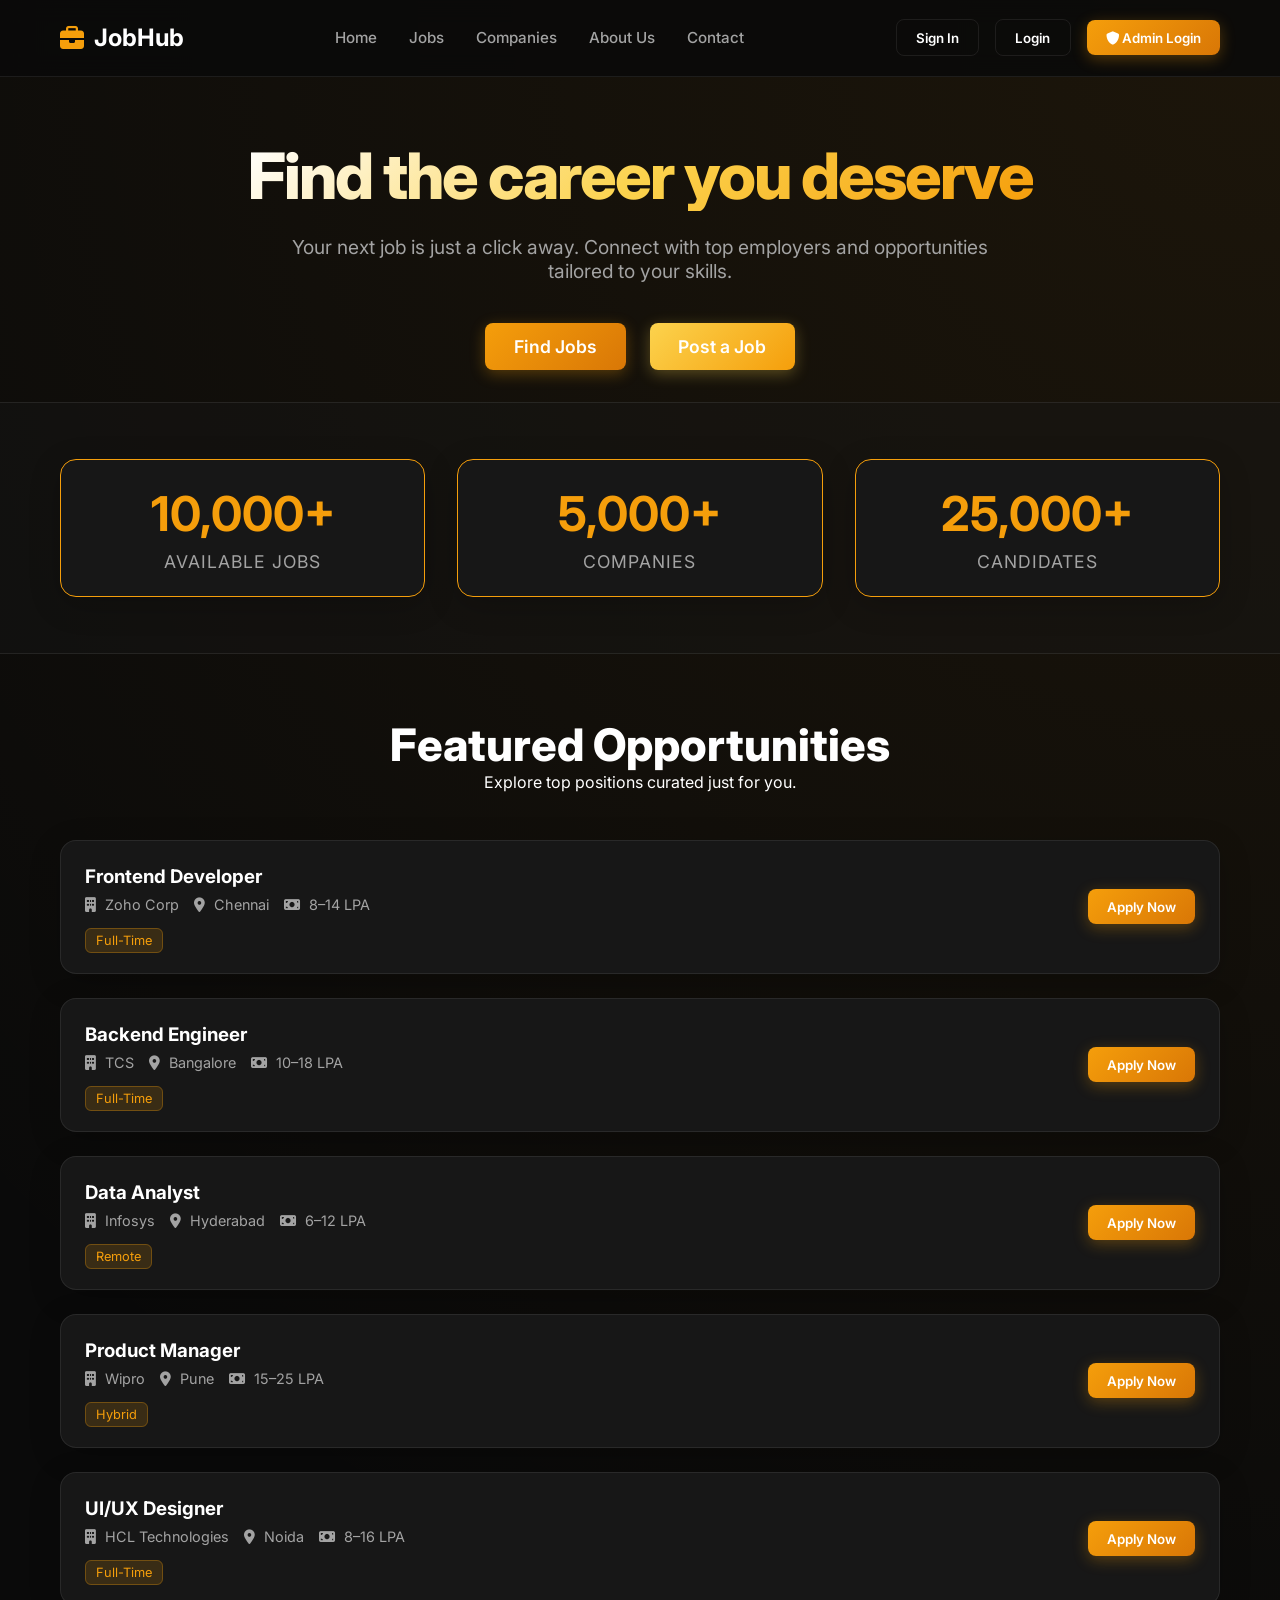
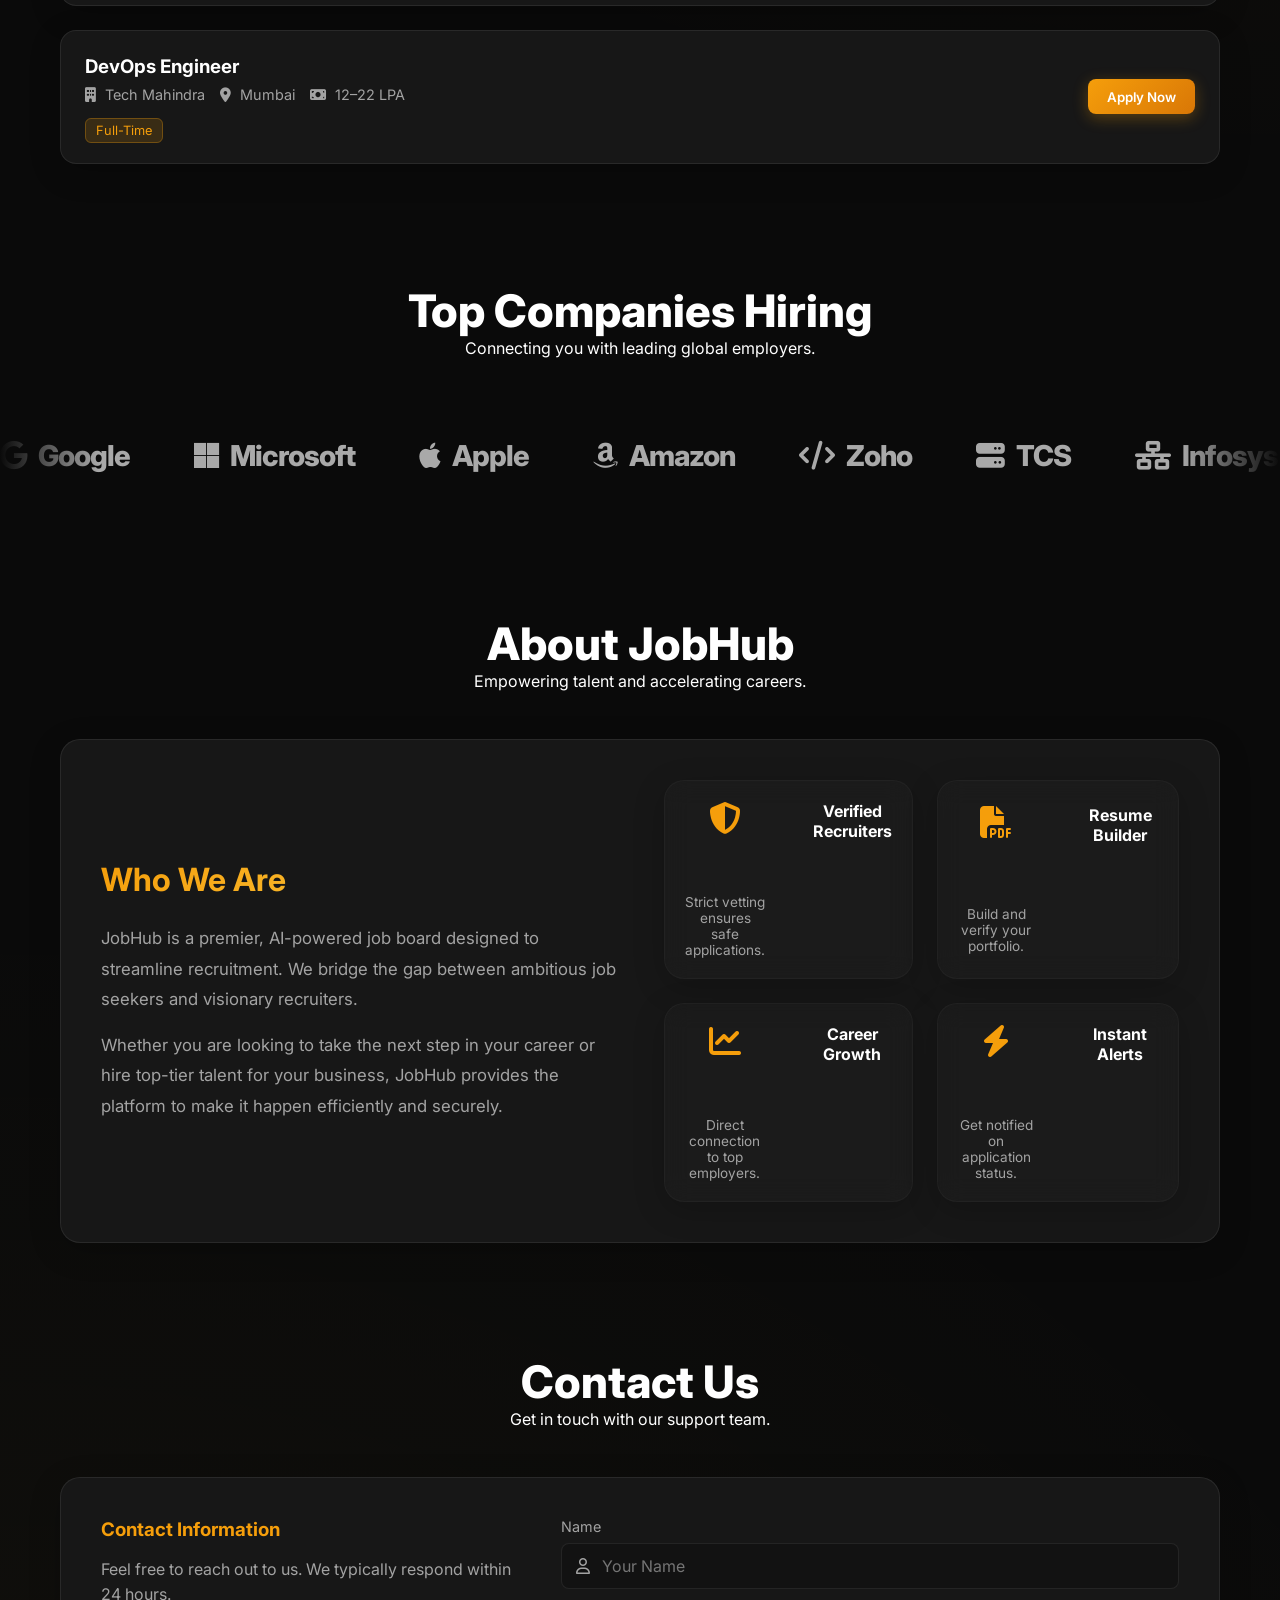
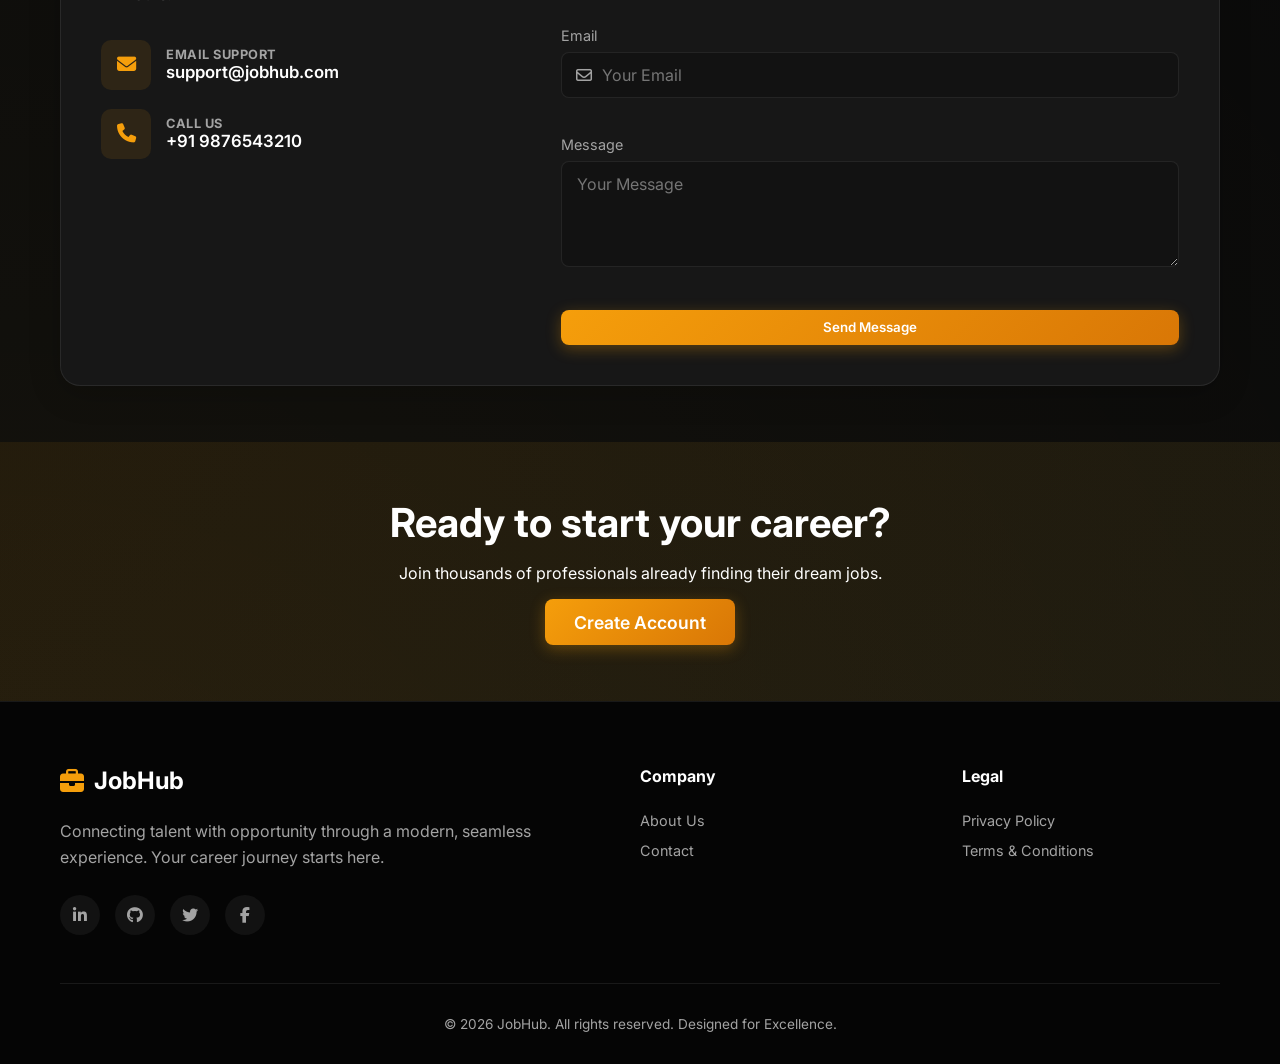
<file: frontend/index.html>
<!DOCTYPE html>
<html lang="en">

<head>
    <meta charset="UTF-8">
    <meta name="viewport" content="width=device-width, initial-scale=1.0">
    <title>JobHub - Find Your Dream Career</title>
    <link href="https://fonts.googleapis.com/css2?family=Inter:wght@300;400;500;600;700&display=swap" rel="stylesheet">
    <link rel="stylesheet" href="css/style.css">
    <link rel="stylesheet" href="https://cdnjs.cloudflare.com/ajax/libs/font-awesome/6.4.0/css/all.min.css">
</head>

<body>
    <div id="toast-container"></div>

    <nav class="navbar">
        <div class="container nav-content">
            <div class="logo">
                <i class="fa-solid fa-briefcase"></i> JobHub
            </div>
            <div class="nav-menu">
                <a href="#" class="nav-link">Home</a>
                <a href="#featured-jobs" class="nav-link">Jobs</a>
                <a href="#companies" class="nav-link">Companies</a>
                <a href="#about" class="nav-link">About Us</a>
                <a href="#contact" class="nav-link">Contact</a>
            </div>
            <div class="nav-links">
                <button class="btn btn-ghost" onclick="showRegister()">Sign In</button>
                <button class="btn btn-ghost" onclick="showLogin(false)">Login</button>
                <button class="btn btn-primary" onclick="showLogin(true)"><i class="fa-solid fa-shield"></i> Admin Login</button>
            </div>
        </div>
    </nav>

    <main id="home" class="hero-section">
        <div class="container hero-content">
            <div class="hero-text">
                <h1 class="fade-in">Find the career you deserve</h1>
                <p class="fade-in delay-1" style="max-width: 700px; margin: 0 auto 2.5rem;">
                    Your next job is just a click away. Connect with top employers and opportunities tailored to your
                    skills.
                </p>
                <div class="hero-buttons fade-in delay-2">
                    <button class="btn btn-primary btn-lg" onclick="showRegister('ROLE_JOB_SEEKER')">Find Jobs</button>
                    <button class="btn btn-secondary btn-lg" onclick="showRegister('ROLE_RECRUITER')">Post a
                        Job</button>
                </div>
            </div>
        </div>
    </main>

    <!-- Stats Section -->
    <section class="stats-section">
        <div class="container stats-grid-home">
            <div class="glass-card stat-item-home">
                <h2>10,000+</h2>
                <p>Available Jobs</p>
            </div>
            <div class="glass-card stat-item-home">
                <h2>5,000+</h2>
                <p>Companies</p>
            </div>
            <div class="glass-card stat-item-home">
                <h2>25,000+</h2>
                <p>Candidates</p>
            </div>
        </div>
    </section>

    <!-- Featured Jobs Section -->
    <section id="featured-jobs" class="featured-jobs-section" style="padding: 4rem 0;">
        <div class="container">
            <div class="section-title">
                <h2>Featured Opportunities</h2>
                <p class="text-muted mt-2">Explore top positions curated just for you.</p>
            </div>
            <div id="featured-jobs-grid" class="jobs-list mt-4">
                <!-- Loaded dynamically or filled with fallback mock jobs -->
            </div>
        </div>
    </section>

    <!-- Top Companies Section (Marquee Carousel) -->
    <section id="companies" class="companies-section">
        <div class="container">
            <div class="section-title">
                <h2>Top Companies Hiring</h2>
                <p class="text-muted mt-2">Connecting you with leading global employers.</p>
            </div>
        </div>
        <div class="companies-carousel">
            <div class="marquee-track">
                <!-- 10 unique company items, duplicated for infinite scroll -->
                <div class="marquee-item"><i class="fa-brands fa-google"></i> Google</div>
                <div class="marquee-item"><i class="fa-brands fa-microsoft"></i> Microsoft</div>
                <div class="marquee-item"><i class="fa-brands fa-apple"></i> Apple</div>
                <div class="marquee-item"><i class="fa-brands fa-amazon"></i> Amazon</div>
                <div class="marquee-item"><i class="fa-solid fa-code"></i> Zoho</div>
                <div class="marquee-item"><i class="fa-solid fa-server"></i> TCS</div>
                <div class="marquee-item"><i class="fa-solid fa-network-wired"></i> Infosys</div>
                <div class="marquee-item"><i class="fa-brands fa-meta"></i> Meta</div>
                <div class="marquee-item"><i class="fa-solid fa-bolt"></i> Wipro</div>
                <div class="marquee-item"><i class="fa-solid fa-terminal"></i> HCL</div>
                <!-- Duplicate for seamless loop -->
                <div class="marquee-item"><i class="fa-brands fa-google"></i> Google</div>
                <div class="marquee-item"><i class="fa-brands fa-microsoft"></i> Microsoft</div>
                <div class="marquee-item"><i class="fa-brands fa-apple"></i> Apple</div>
                <div class="marquee-item"><i class="fa-brands fa-amazon"></i> Amazon</div>
                <div class="marquee-item"><i class="fa-solid fa-code"></i> Zoho</div>
                <div class="marquee-item"><i class="fa-solid fa-server"></i> TCS</div>
                <div class="marquee-item"><i class="fa-solid fa-network-wired"></i> Infosys</div>
                <div class="marquee-item"><i class="fa-brands fa-meta"></i> Meta</div>
                <div class="marquee-item"><i class="fa-solid fa-bolt"></i> Wipro</div>
                <div class="marquee-item"><i class="fa-solid fa-terminal"></i> HCL</div>
            </div>
        </div>
    </section>

    <!-- About Us Section -->
    <section id="about" class="about-section">
        <div class="container">
            <div class="section-title">
                <h2>About JobHub</h2>
                <p class="text-muted mt-2">Empowering talent and accelerating careers.</p>
            </div>
            <div class="glass-card">
                <div>
                    <h3 class="text-gradient-premium" style="font-size: 2rem; margin-bottom: 1.5rem;">Who We Are</h3>
                    <p style="color: var(--text-muted); line-height: 1.8; font-size: 1.05rem;">
                        JobHub is a premier, AI-powered job board designed to streamline recruitment. We bridge the gap between ambitious job seekers and visionary recruiters.
                    </p>
                    <p class="mt-3" style="color: var(--text-muted); line-height: 1.8; font-size: 1.05rem;">
                        Whether you are looking to take the next step in your career or hire top-tier talent for your business, JobHub provides the platform to make it happen efficiently and securely.
                    </p>
                </div>
                <div style="display: grid; grid-template-columns: 1fr 1fr; gap: 1.5rem;">
                    <div class="glass-card" style="text-align: center; padding: 20px; background: rgba(255,255,255,0.02); border-color: rgba(255,255,255,0.03); transform: none;">
                        <i class="fa-solid fa-shield-halved" style="font-size: 2rem; color: var(--primary); margin-bottom: 10px;"></i>
                        <h4 style="margin-bottom: 5px;">Verified Recruiters</h4>
                        <p style="font-size: 0.85rem; color: var(--text-muted);">Strict vetting ensures safe applications.</p>
                    </div>
                    <div class="glass-card" style="text-align: center; padding: 20px; background: rgba(255,255,255,0.02); border-color: rgba(255,255,255,0.03); transform: none;">
                        <i class="fa-solid fa-file-pdf" style="font-size: 2rem; color: var(--primary); margin-bottom: 10px;"></i>
                        <h4 style="margin-bottom: 5px;">Resume Builder</h4>
                        <p style="font-size: 0.85rem; color: var(--text-muted);">Build and verify your portfolio.</p>
                    </div>
                    <div class="glass-card" style="text-align: center; padding: 20px; background: rgba(255,255,255,0.02); border-color: rgba(255,255,255,0.03); transform: none;">
                        <i class="fa-solid fa-chart-line" style="font-size: 2rem; color: var(--primary); margin-bottom: 10px;"></i>
                        <h4 style="margin-bottom: 5px;">Career Growth</h4>
                        <p style="font-size: 0.85rem; color: var(--text-muted);">Direct connection to top employers.</p>
                    </div>
                    <div class="glass-card" style="text-align: center; padding: 20px; background: rgba(255,255,255,0.02); border-color: rgba(255,255,255,0.03); transform: none;">
                        <i class="fa-solid fa-bolt" style="font-size: 2rem; color: var(--primary); margin-bottom: 10px;"></i>
                        <h4 style="margin-bottom: 5px;">Instant Alerts</h4>
                        <p style="font-size: 0.85rem; color: var(--text-muted);">Get notified on application status.</p>
                    </div>
                </div>
            </div>
        </div>
    </section>

    <!-- Contact Section -->
    <section id="contact" class="contact-section">
        <div class="container">
            <div class="section-title">
                <h2>Contact Us</h2>
                <p class="text-muted mt-2">Get in touch with our support team.</p>
            </div>
            <div class="glass-card">
                <div style="display: flex; flex-direction: column; gap: 2rem;">
                    <div>
                        <h3 style="margin-bottom: 1rem; color: var(--primary);">Contact Information</h3>
                        <p style="color: var(--text-muted); line-height: 1.6;">Feel free to reach out to us. We typically respond within 24 hours.</p>
                    </div>
                    <div style="display: flex; flex-direction: column; gap: 1.2rem;">
                        <div style="display: flex; align-items: center; gap: 15px;">
                            <div style="width: 50px; height: 50px; border-radius: 10px; background: rgba(245,158,11,0.1); display: flex; align-items: center; justify-content: center; color: var(--primary);">
                                <i class="fa-solid fa-envelope" style="font-size: 1.2rem;"></i>
                            </div>
                            <div>
                                <h4 style="font-size: 0.8rem; color: var(--text-muted); text-transform: uppercase; letter-spacing: 0.5px;">Email Support</h4>
                                <a href="mailto:support@jobhub.com" style="color: #fff; font-weight: 600; font-size: 1.05rem;">support@jobhub.com</a>
                            </div>
                        </div>
                        <div style="display: flex; align-items: center; gap: 15px;">
                            <div style="width: 50px; height: 50px; border-radius: 10px; background: rgba(245,158,11,0.1); display: flex; align-items: center; justify-content: center; color: var(--primary);">
                                <i class="fa-solid fa-phone" style="font-size: 1.2rem;"></i>
                            </div>
                            <div>
                                <h4 style="font-size: 0.8rem; color: var(--text-muted); text-transform: uppercase; letter-spacing: 0.5px;">Call Us</h4>
                                <a href="tel:+919876543210" style="color: #fff; font-weight: 600; font-size: 1.05rem;">+91 9876543210</a>
                            </div>
                        </div>
                    </div>
                </div>
                <div>
                    <form onsubmit="handleContactSubmit(event)" style="display: flex; flex-direction: column; gap: 1.2rem;">
                        <div class="input-group">
                            <label>Name</label>
                            <div class="input-icon">
                                <i class="fa-regular fa-user"></i>
                                <input type="text" id="contact-name" placeholder="Your Name" required>
                            </div>
                        </div>
                        <div class="input-group">
                            <label>Email</label>
                            <div class="input-icon">
                                <i class="fa-regular fa-envelope"></i>
                                <input type="email" id="contact-email" placeholder="Your Email" required>
                            </div>
                        </div>
                        <div class="input-group">
                            <label>Message</label>
                            <textarea id="contact-message" class="styled-select" rows="4" placeholder="Your Message" style="padding-left: 15px; resize: vertical;" required></textarea>
                        </div>
                        <button type="submit" class="btn btn-primary btn-full mt-2">Send Message</button>
                    </form>
                </div>
            </div>
        </div>
    </section>

    <!-- CTA Section -->
    <section class="cta-section">
        <div class="container">
            <div class="cta-content">
                <h2>Ready to start your career?</h2>
                <p class="text-muted mb-4 mt-2">Join thousands of professionals already finding their dream jobs.</p>
                <button class="btn btn-primary btn-lg mt-3" onclick="showRegister()">Create Account</button>
            </div>
        </div>
    </section>

    <!-- Footer -->
    <footer class="footer">
        <div class="container">
            <div class="footer-grid" style="grid-template-columns: 2fr 1fr 1fr; gap: 4rem;">
                <div class="footer-about">
                    <div class="footer-logo">
                        <i class="fa-solid fa-briefcase"></i> JobHub
                    </div>
                    <p>Connecting talent with opportunity through a modern, seamless experience. Your career journey starts here.</p>
                    <div class="social-icons">
                        <a href="#"><i class="fa-brands fa-linkedin-in"></i></a>
                        <a href="#"><i class="fa-brands fa-github"></i></a>
                        <a href="#"><i class="fa-brands fa-twitter"></i></a>
                        <a href="#"><i class="fa-brands fa-facebook-f"></i></a>
                    </div>
                </div>
                <div class="footer-links">
                    <h4>Company</h4>
                    <ul>
                        <li><a href="#about">About Us</a></li>
                        <li><a href="#contact">Contact</a></li>
                    </ul>
                </div>
                <div class="footer-links">
                    <h4>Legal</h4>
                    <ul>
                        <li><a href="#">Privacy Policy</a></li>
                        <li><a href="#">Terms & Conditions</a></li>
                    </ul>
                </div>
            </div>
            <div class="footer-bottom">
                &copy; 2026 JobHub. All rights reserved. Designed for Excellence.
            </div>
        </div>
    </footer>

    <!-- Modal Overlay -->
    <div class="modal-overlay" id="auth-modal">
        <div class="modal-container glass-card">
            <span class="close-btn" onclick="closeModal()"><i class="fa-solid fa-times"></i></span>

            <!-- Login Form -->
            <div id="login-form" class="auth-form active">
                <h2>Welcome Back</h2>
                <p class="subtitle">Log in to manage your career</p>
                <form onsubmit="handleLogin(event)">
                    <div class="input-group">
                        <label for="login-email">Email</label>
                        <div class="input-icon">
                            <i class="fa-regular fa-envelope"></i>
                            <input type="email" id="login-email" placeholder="Email" required>
                        </div>
                    </div>
                    <div class="input-group">
                        <label for="login-password">Password</label>
                        <div class="input-icon">
                            <i class="fa-solid fa-lock"></i>
                            <input type="password" id="login-password" placeholder="********" required>
                        </div>
                    </div>
                    <button type="submit" class="btn btn-primary btn-full">Sign In</button>
                </form>
                <div class="auth-switch">
                    Don't have an account? <a href="#" onclick="showRegister()">Sign up</a>
                </div>
            </div>

            <!-- Register Form -->
            <div id="register-form" class="auth-form" style="display: none;">
                <h2>Create Account</h2>
                <p class="subtitle">Join thousands of professionals</p>
                <form onsubmit="handleRegister(event)">
                    <div class="input-group">
                        <label for="reg-name">Full Name</label>
                        <div class="input-icon">
                            <i class="fa-regular fa-user"></i>
                            <input type="text" id="reg-name" placeholder="Full Name" required>
                        </div>
                    </div>
                    <div class="input-group">
                        <label for="reg-email">Email</label>
                        <div class="input-icon">
                            <i class="fa-regular fa-envelope"></i>
                            <input type="email" id="reg-email" placeholder="Email (Gmail only)" pattern=".+@gmail\.com"
                                title="Please use a @gmail.com address" required>
                        </div>
                    </div>
                    <div class="input-group">
                        <label for="reg-password">Password</label>
                        <div class="input-icon">
                            <i class="fa-solid fa-lock"></i>
                            <input type="password" id="reg-password" placeholder="********" required>
                        </div>
                    </div>
                    <div class="input-group">
                        <label for="reg-role">I want to...</label>
                        <select id="reg-role" class="styled-select" required
                            onchange="toggleRecruiterFields(this.value)">
                            <option value="ROLE_JOB_SEEKER">Find a job (Job Seeker)</option>
                            <option value="ROLE_RECRUITER">Hire talent (Recruiter)</option>
                        </select>
                    </div>

                    <div id="recruiter-fields" style="display: none;">
                        <div class="input-group">
                            <label for="reg-company-name">Company Name</label>
                            <div class="input-icon">
                                <i class="fa-solid fa-building"></i>
                                <input type="text" id="reg-company-name" placeholder="Company Name">
                            </div>
                        </div>
                        <div class="input-group">
                            <label for="reg-company-email">Official Company Email</label>
                            <div class="input-icon">
                                <i class="fa-solid fa-envelope-circle-check"></i>
                                <input type="email" id="reg-company-email" placeholder="Official Email">
                            </div>
                        </div>
                        <div class="input-group">
                            <label for="reg-company-website">Company Website</label>
                            <div class="input-icon">
                                <i class="fa-solid fa-globe"></i>
                                <input type="url" id="reg-company-website" placeholder="Website URL">
                            </div>
                        </div>
                        <div class="input-group">
                            <label for="reg-company-id">Company Registration ID</label>
                            <div class="input-icon">
                                <i class="fa-solid fa-id-card"></i>
                                <input type="text" id="reg-company-id" placeholder="Registration ID">
                            </div>
                        </div>
                        <div class="input-group">
                            <label for="reg-auth-letter">Authorization Letter (PDF/Image)</label>
                            <input type="file" id="reg-auth-letter" accept=".pdf,.png,.jpg,.jpeg" class="styled-select"
                                style="padding: 10px;">
                            <p style="font-size: 0.75rem; color: var(--text-muted); margin-top: 5px;">A letter from your
                                company proving you are authorized to recruit.</p>
                        </div>
                    </div>
                    <button type="submit" class="btn btn-primary btn-full">Create Account</button>
                </form>
                <div class="auth-switch">
                    Already have an account? <a href="#" onclick="showLogin(false)">Log in</a>
                </div>
            </div>
        </div>
    </div>

    <!-- Scripts -->
    <script src="js/api.js"></script>
    <script src="js/app.js"></script>
    <script>
        // Check if already logged in
        document.addEventListener('DOMContentLoaded', () => {
            const token = localStorage.getItem('token');
            const role = localStorage.getItem('role');
            if (token && role) {
                redirectBasedOnRole(role);
                return;
            }
            loadFeaturedJobs();
        });

        function loadFeaturedJobs() {
            // Landing page is public - show curated mock jobs
            // (The seeker API requires auth, calling it would cause a redirect loop)
            const grid = document.getElementById('featured-jobs-grid');
            showMockJobs(grid);
        }

        function showMockJobs(grid) {
            const mockJobs = [
                { title: 'Frontend Developer', company: 'Zoho Corp', location: 'Chennai', salary: '8–14 LPA', tag: 'Full-Time' },
                { title: 'Backend Engineer', company: 'TCS', location: 'Bangalore', salary: '10–18 LPA', tag: 'Full-Time' },
                { title: 'Data Analyst', company: 'Infosys', location: 'Hyderabad', salary: '6–12 LPA', tag: 'Remote' },
                { title: 'Product Manager', company: 'Wipro', location: 'Pune', salary: '15–25 LPA', tag: 'Hybrid' },
                { title: 'UI/UX Designer', company: 'HCL Technologies', location: 'Noida', salary: '8–16 LPA', tag: 'Full-Time' },
                { title: 'DevOps Engineer', company: 'Tech Mahindra', location: 'Mumbai', salary: '12–22 LPA', tag: 'Full-Time' },
            ];
            grid.innerHTML = mockJobs.map(job => `
                <div class="glass-card job-item">
                    <div class="job-details">
                        <h3>${job.title}</h3>
                        <div class="job-meta">
                            <span><i class="fa-solid fa-building"></i> ${job.company}</span>
                            <span><i class="fa-solid fa-location-dot"></i> ${job.location}</span>
                            <span><i class="fa-solid fa-money-bill"></i> ${job.salary}</span>
                        </div>
                        <div class="mt-3">
                            <span class="tag" style="background: rgba(245,158,11,0.15); color: var(--primary); border: 1px solid rgba(245,158,11,0.3);">${job.tag}</span>
                        </div>
                    </div>
                    <button class="btn btn-primary" onclick="showRegister('ROLE_JOB_SEEKER')">Apply Now</button>
                </div>
            `).join('');
        }

        function handleContactSubmit(e) {
            e.preventDefault();
            const btn = e.target.querySelector('button[type="submit"]');
            const originalText = btn.innerText;
            btn.innerText = 'Sending...';
            btn.disabled = true;
            setTimeout(() => {
                document.getElementById('contact-name').value = '';
                document.getElementById('contact-email').value = '';
                document.getElementById('contact-message').value = '';
                btn.innerText = originalText;
                btn.disabled = false;
                showToast('Message sent! We will get back to you within 24 hours.', 'success');
            }, 1000);
        }
    </script>
</body>

</html>
</file>
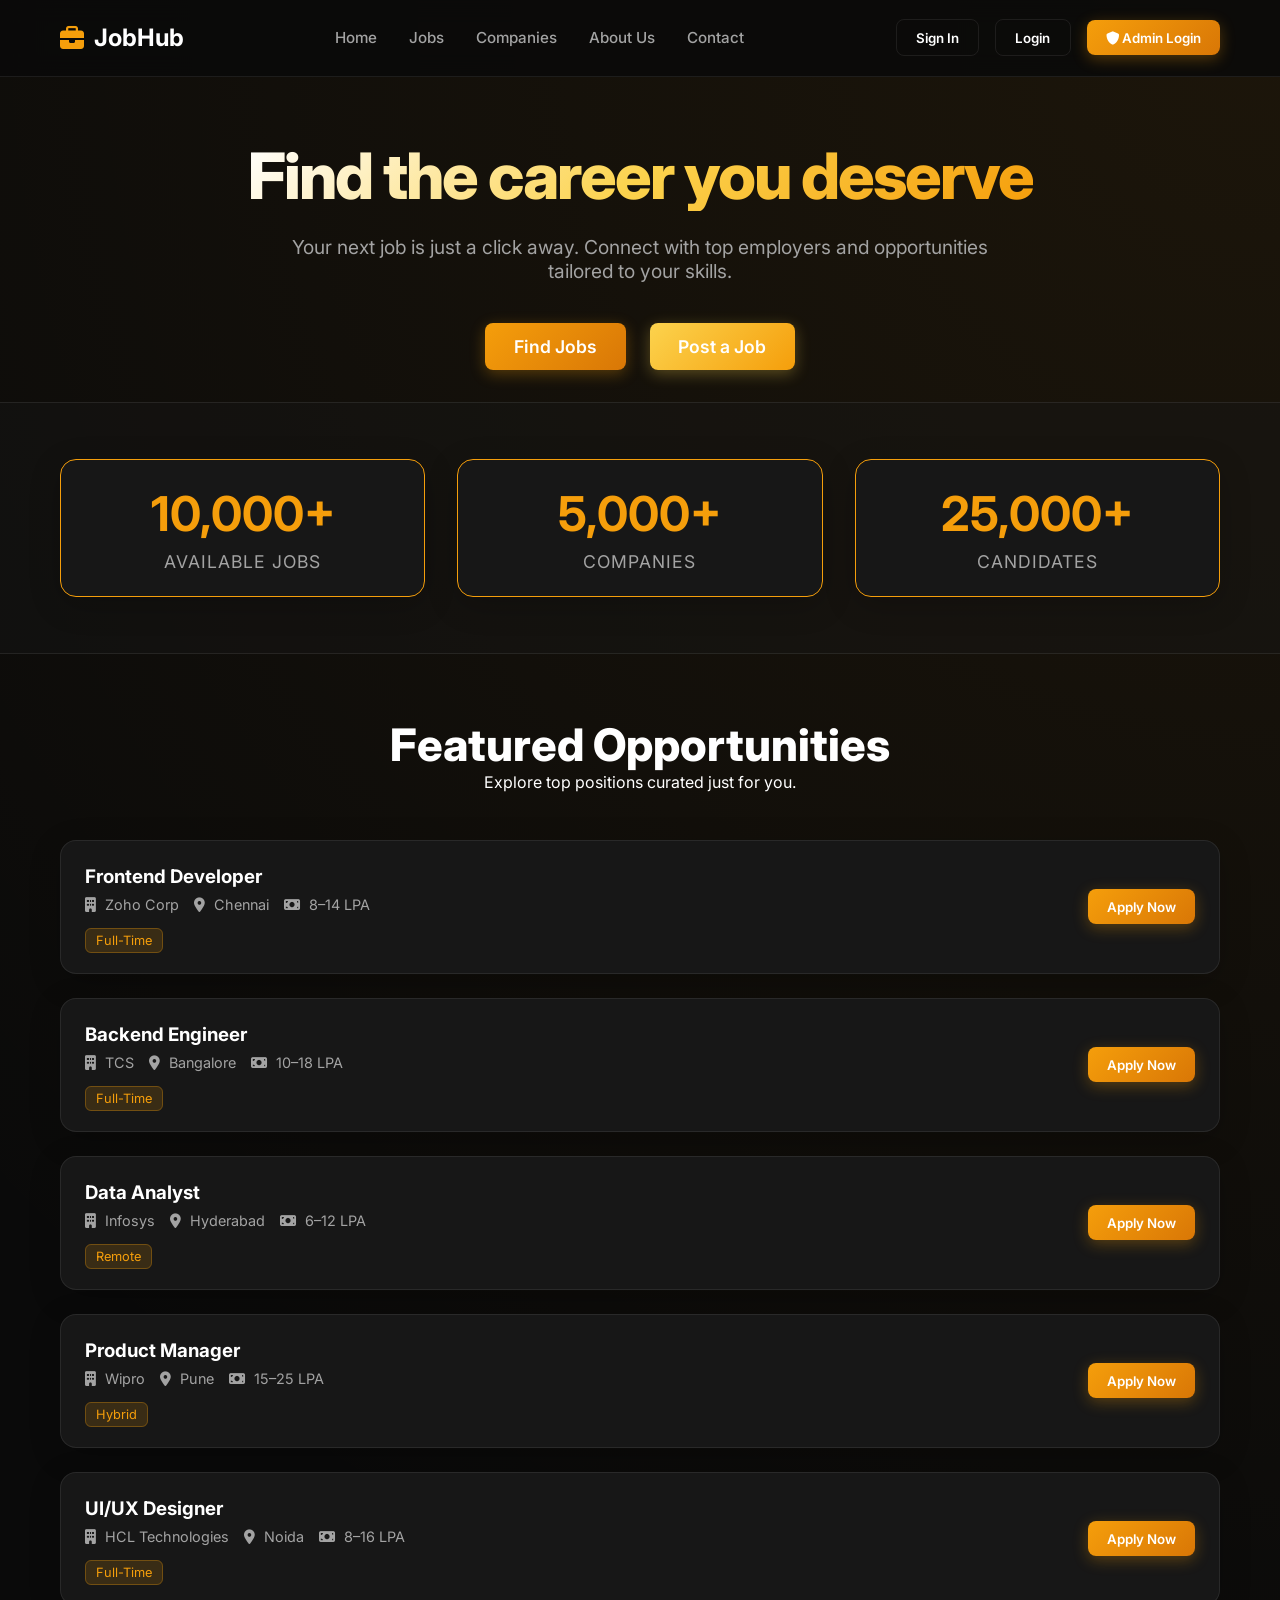
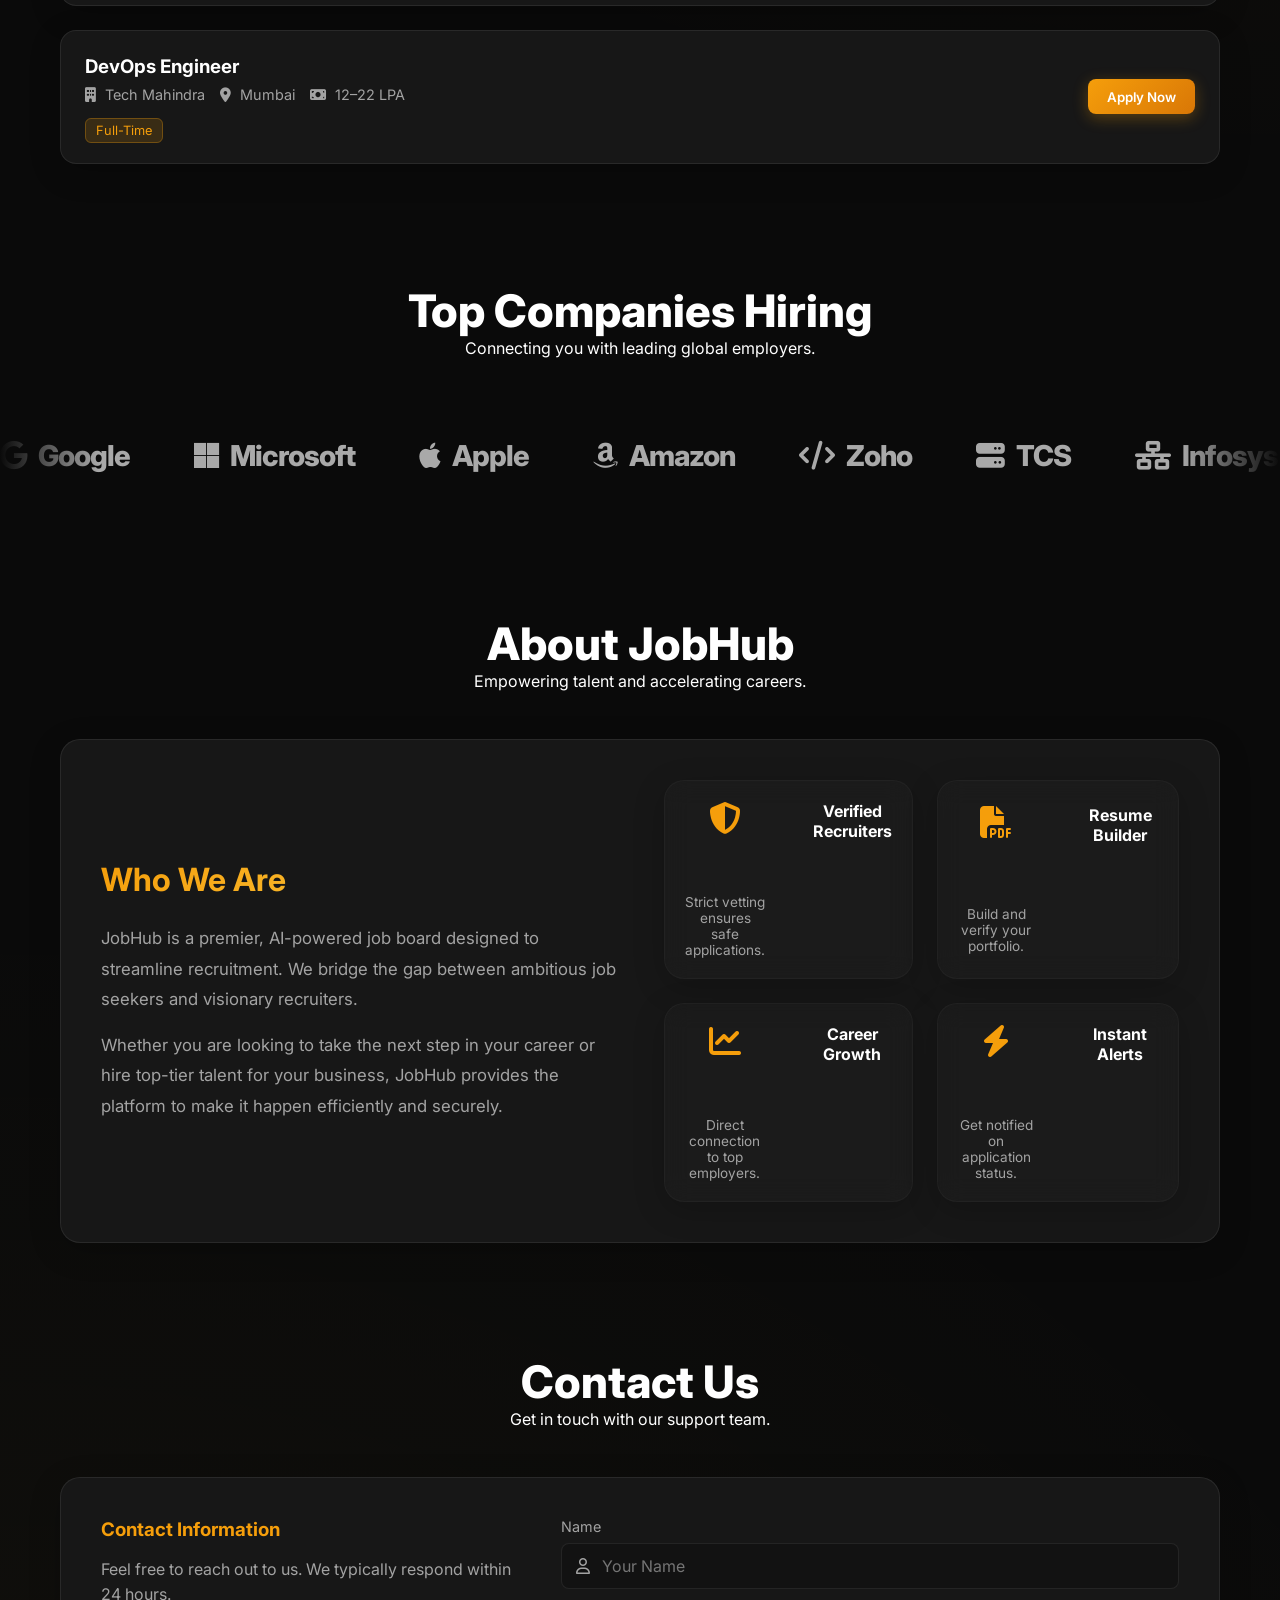
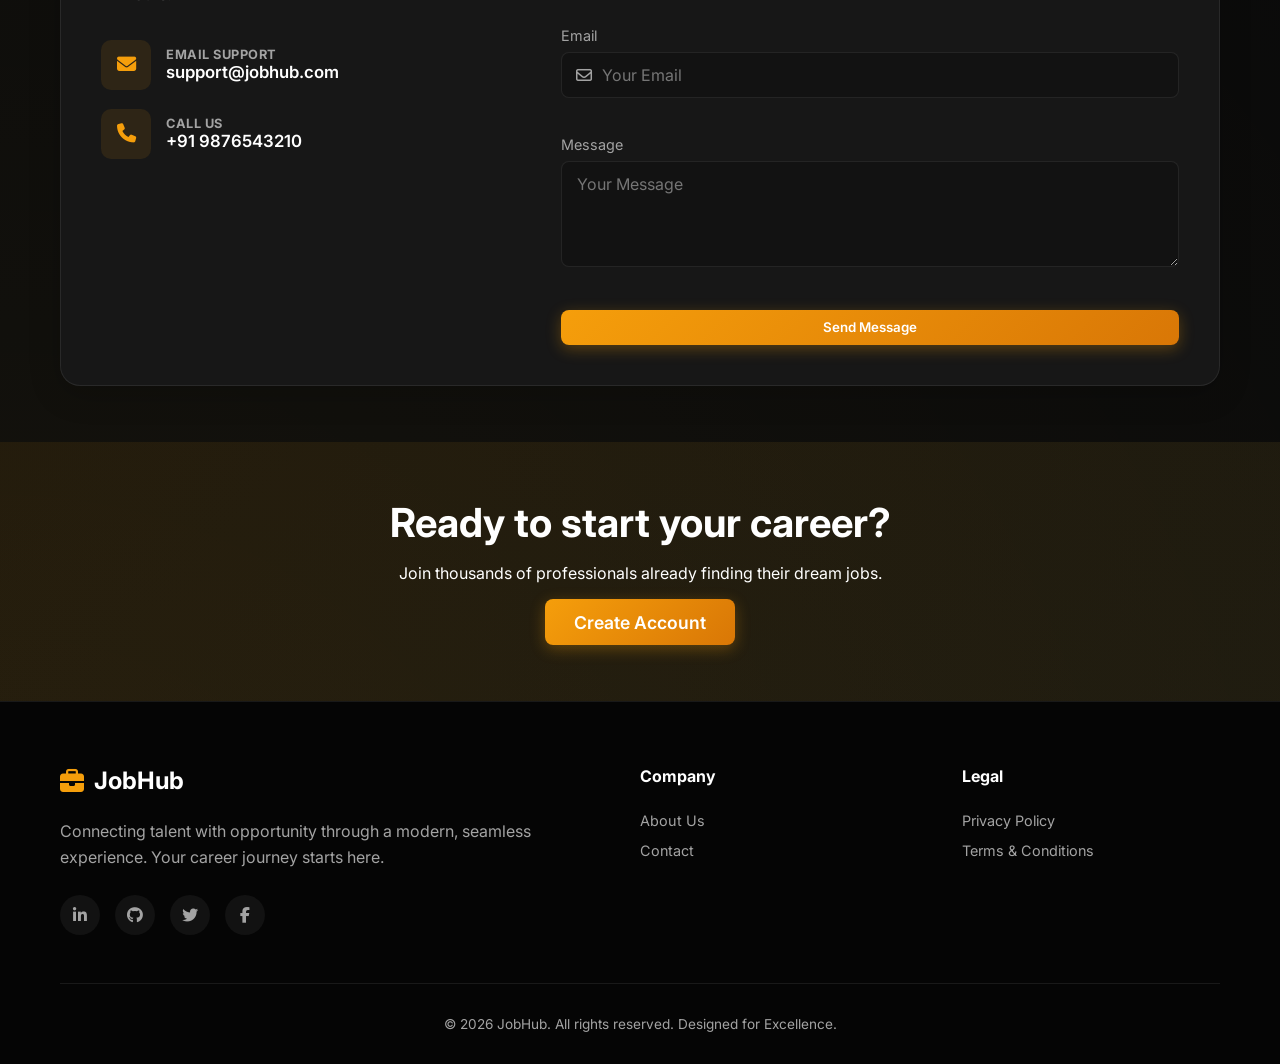
<file: frontend/admin_dashboard.html>
<!DOCTYPE html>
<html lang="en">

<head>
    <meta charset="UTF-8">
    <meta name="viewport" content="width=device-width, initial-scale=1.0">
    <title>JobHub - Admin Dashboard</title>
    <link href="https://fonts.googleapis.com/css2?family=Inter:wght@300;400;500;600;700&display=swap" rel="stylesheet">
    <link rel="stylesheet" href="css/style.css">
    <link rel="stylesheet" href="https://cdnjs.cloudflare.com/ajax/libs/font-awesome/6.4.0/css/all.min.css">
    <style>
        .tab-content {
            display: none;
        }

        .tab-content.active {
            display: block;
            animation: fadeIn 0.4s ease forwards;
        }

        table {
            width: 100%;
            border-collapse: collapse;
            margin-top: 1rem;
        }

        th,
        td {
            padding: 12px 15px;
            text-align: left;
            border-bottom: 1px solid var(--glass-border);
        }

        th {
            background: rgba(0, 0, 0, 0.2);
            text-transform: uppercase;
            font-size: 0.8rem;
            letter-spacing: 1px;
        }

        tr:hover {
            background: rgba(255, 255, 255, 0.05);
        }
    </style>
</head>

<body>
    <div id="toast-container"></div>
    <nav class="navbar" style="border-bottom-color: var(--danger);">
        <div class="container nav-content">
            <div class="logo" style="color:var(--danger)">
                <i class="fa-solid fa-shield"></i> JobHub <span
                    style="font-size:0.8rem; color:var(--text-muted); font-weight:normal; margin-left:10px;">Admin
                    System</span>
            </div>
            <div class="nav-links">
                <span id="user-name" class="mr-3"></span>
                <button class="btn btn-ghost" onclick="logout()"><i class="fa-solid fa-right-from-bracket"></i>
                    Logout</button>
            </div>
        </div>
    </nav>

    <div class="container dashboard-container">
        <aside class="sidebar glass-card" style="border-top: 4px solid var(--danger);">
            <div class="nav-item active" onclick="switchTab('manage-users')">
                <i class="fa-solid fa-users"></i> All Users
            </div>
            <div class="nav-item" onclick="switchTab('pending-recruiters')">
                <i class="fa-solid fa-user-check"></i> Pending Recruiters
            </div>
            <div class="nav-item" onclick="switchTab('manage-all-jobs')">
                <i class="fa-solid fa-list-check"></i> All Jobs
            </div>
        </aside>

        <main>
            <!-- Users Tab -->
            <div id="manage-users" class="tab-content active glass-card">
                <div style="display: flex; justify-content: space-between; align-items: center; margin-bottom: 1rem;">
                    <h2 style="margin: 0;">User Management</h2>
                    <input type="text" id="user-search" placeholder="Search by name or email..." class="styled-select"
                        style="max-width: 300px; padding: 8px 12px; margin: 0;" onkeyup="filterUsers()">
                </div>

                <div style="overflow-x: auto;">
                    <table id="users-table">
                        <thead>
                            <tr>
                                <th>S.No</th>
                                <th>Name</th>
                                <th>Email</th>
                                <th>Role</th>
                                <th>Status</th>
                                <th>Action</th>
                            </tr>
                        </thead>
                        <tbody id="users-list">
                            <tr>
                                <td colspan="5">Loading users...</td>
                            </tr>
                        </tbody>
                    </table>
                </div>
            </div>

            <!-- Pending Recruiters Tab -->
            <div id="pending-recruiters" class="tab-content glass-card">
                <h2>Pending Recruiter Verifications</h2>
                <div style="overflow-x: auto;">
                    <table id="pending-recruiters-table">
                        <thead>
                            <tr>
                                <th>Name/Email</th>
                                <th>Company Details</th>
                                <th>Actions</th>
                            </tr>
                        </thead>
                        <tbody id="pending-recruiters-list">
                            <tr>
                                <td colspan="3">Loading pending recruiters...</td>
                            </tr>
                        </tbody>
                    </table>
                </div>
            </div>


            <!-- Jobs Tab -->
            <div id="manage-all-jobs" class="tab-content glass-card">
                <h2>Platform Jobs Oversight</h2>
                <div style="overflow-x: auto;">
                    <table id="jobs-table">
                        <thead>
                            <tr>
                                <th>S.No</th>
                                <th>Title</th>
                                <th>Company/Recruiter</th>
                                <th>Action</th>
                            </tr>
                        </thead>
                        <tbody id="all-jobs-list">
                            <tr>
                                <td colspan="4">Loading jobs...</td>
                            </tr>
                        </tbody>
                    </table>
                </div>
            </div>
        </main>
    </div>

    <script src="js/api.js"></script>
    <script>
        document.addEventListener('DOMContentLoaded', () => {
            const role = localStorage.getItem('role');
            if (role !== 'ROLE_ADMIN') {
                window.location.href = 'index.html';
                return;
            }
            document.getElementById('user-name').innerText = localStorage.getItem('name');
            loadUsers();
        });

        function switchTab(tabId) {
            document.querySelectorAll('.tab-content').forEach(el => el.classList.remove('active'));
            document.querySelectorAll('.sidebar .nav-item').forEach(el => el.classList.remove('active'));
            document.getElementById(tabId).classList.add('active');
            event.currentTarget.classList.add('active');

            if (tabId === 'manage-users') loadUsers();
            if (tabId === 'pending-recruiters') loadPendingRecruiters();
            if (tabId === 'manage-all-jobs') loadAllJobs();
        }

        async function loadPendingRecruiters() {
            try {
                const recruiters = await api.admin.getPendingRecruiters();
                const tbody = document.getElementById('pending-recruiters-list');
                if (recruiters.length === 0) {
                    tbody.innerHTML = '<tr><td colspan="3" style="text-align:center; padding:2rem;">No pending recruiter verifications.</td></tr>';
                    return;
                }
                tbody.innerHTML = recruiters.map(r => `
                    <tr>
                        <td>
                            <div style="font-weight:700;">${r.name}</div>
                            <div style="font-size:0.8rem; color:var(--text-muted);">${r.email}</div>
                        </td>
                        <td>
                            <div style="font-weight:600; color:var(--primary);">${r.companyName}</div>
                            <div style="font-size:0.8rem;">
                                <a href="${r.companyWebsite}" target="_blank" style="color:var(--text-muted); text-decoration:underline;">${r.companyWebsite}</a><br>
                                ID: ${r.companyRegistrationId} | ${r.companyEmail}
                            </div>
                        </td>
                        <td>
                            <div style="display:flex; gap:10px; flex-wrap:wrap;">
                                <button class="btn btn-secondary" style="padding:5px 10px; font-size:0.8rem;" onclick="viewAuthLetter(${r.id})"><i class="fa-solid fa-file-pdf"></i> View Letter</button>
                                <button class="btn btn-primary" style="padding:5px 10px; font-size:0.8rem;" onclick="verifyRecruiter(${r.id}, 'APPROVED')">Approve</button>
                                <button class="btn btn-danger" style="padding:5px 10px; font-size:0.8rem;" onclick="verifyRecruiter(${r.id}, 'REJECTED')">Reject</button>
                            </div>
                        </td>
                    </tr>
                `).join('');
            } catch (e) {
                showToast('Failed to load pending recruiters', 'error');
            }
        }

        async function verifyRecruiter(id, status) {
            const message = prompt(`Enter a message for the recruiter (optional):`, status === 'APPROVED' ? "Your account has been approved!" : "Your verification has been rejected.");
            if (message === null) return; // Cancelled

            try {
                await api.admin.updateRecruiterStatus(id, status, message);
                showToast(`Recruiter ${status.toLowerCase()} successfully`, 'success');
                loadPendingRecruiters();
            } catch (e) {
                showToast(e.message, 'error');
            }
        }

        async function viewAuthLetter(id) {
            try {
                showToast('Loading authorization letter...', 'info');
                const url = await api.admin.downloadAuthLetter(id);
                window.open(url, '_blank');
            } catch (e) {
                showToast('Letter not found or error loading.', 'error');
            }
        }

        async function loadPendingJobs() {
            try {
                const jobs = await api.admin.getPendingJobs();
                const tbody = document.getElementById('pending-jobs-list');
                if (jobs.length === 0) {
                    tbody.innerHTML = '<tr><td colspan="3" style="text-align:center; padding:2rem;">No pending job approvals.</td></tr>';
                    return;
                }
                tbody.innerHTML = jobs.map(j => `
                    <tr>
                        <td>
                            <div style="font-weight:700;">${j.title}</div>
                            <div style="font-size:0.8rem; color:var(--text-muted);">${j.location} | ${j.salary || 'Competitive'} LPA</div>
                        </td>
                        <td>
                            <div style="font-weight:600;">${j.recruiter ? j.recruiter.companyName : 'Unknown'}</div>
                            <div style="font-size:0.8rem; color:var(--text-muted);">${j.recruiter ? j.recruiter.name : 'N/A'}</div>
                        </td>
                        <td>
                            <div style="display:flex; gap:10px;">
                                <button class="btn btn-primary" style="padding:5px 10px; font-size:0.8rem;" onclick="verifyJob(${j.id}, 'APPROVED')">Approve</button>
                                <button class="btn btn-danger" style="padding:5px 10px; font-size:0.8rem;" onclick="verifyJob(${j.id}, 'REJECTED')">Reject</button>
                            </div>
                        </td>
                    </tr>
                `).join('');
            } catch (e) {
                showToast('Failed to load pending jobs', 'error');
            }
        }

        async function verifyJob(id, status) {
            try {
                await api.admin.updateJobStatus(id, status);
                showToast(`Job ${status.toLowerCase()} successfully`, 'success');
                loadPendingJobs();
            } catch (e) {
                showToast(e.message, 'error');
            }
        }

        let allUsersData = [];

        async function loadUsers() {
            try {
                allUsersData = await api.admin.getUsers();
                filterUsers();
            } catch (e) {
                showToast('Failed to load users: ' + e.message, 'error');
            }
        }

        function filterUsers() {
            const query = document.getElementById('user-search').value.toLowerCase();
            const filtered = allUsersData.filter(u =>
                (u.name && u.name.toLowerCase().includes(query)) ||
                (u.email && u.email.toLowerCase().includes(query))
            );
            renderUsers(filtered);
        }

        function renderUsers(users) {
            const tbody = document.getElementById('users-list');
            if (users.length === 0) {
                tbody.innerHTML = '<tr><td colspan="6" style="text-align:center; padding:2rem;">No users found matching your search.</td></tr>';
                return;
            }
            tbody.innerHTML = users.map((u, index) => {
                const statusClass = u.verificationStatus === 'APPROVED' ? 'tag-success' : (u.verificationStatus === 'REJECTED' ? 'tag-danger' : 'tag-warning');
                const isSelf = u.email === localStorage.getItem('email');
                return `
                    <tr>
                        <td>${index + 1}</td>
                        <td>${u.name}</td>
                        <td>${u.email}</td>
                        <td><span class="tag" style="background:${u.role === 'ROLE_ADMIN' ? 'var(--danger)' : 'var(--primary)'}; font-size:0.7rem; padding:3px 6px;">${u.role}</span></td>
                        <td>
                            <span class="tag ${statusClass}" style="font-size:0.7rem; padding:3px 6px;">${u.verificationStatus || 'N/A'}</span>
                        </td>
                        <td>
                            ${!isSelf ? `<button class="btn btn-danger" style="padding: 5px 10px; font-size:0.8rem;" onclick="adminDeleteUser(${u.id})"><i class="fa-solid fa-trash"></i></button>` : '<span class="text-muted" style="font-size:0.7rem;">(You)</span>'}
                        </td>
                    </tr>
                `;
            }).join('');
        }


        async function adminDeleteUser(id) {
            if (!confirm("Are you sure you want to PERMANENTLY delete this user? All their associated data (jobs, applications, resumes) will be removed.")) return;
            try {
                await api.admin.deleteUser(id);
                showToast('User and all associated data deleted successfully', 'success');
                loadUsers();
            } catch (e) {
                showToast(e.message, 'error');
            }
        }

        async function changeRole(userId, newRole) {
            try {
                await api.admin.changeRole(userId, newRole);
                showToast('Role updated successfully', 'success');
                loadUsers();
            } catch (e) {
                showToast(e.message, 'error');
            }
        }

        async function loadAllJobs() {
            try {
                const jobs = await api.admin.getJobs();
                const tbody = document.getElementById('all-jobs-list');
                tbody.innerHTML = jobs.map((j, index) => `
                    <tr>
                        <td>${index + 1}</td>
                        <td>${j.title}</td>
                        <td>${j.recruiter ? j.recruiter.name : 'Unknown'} ${j.recruiter && j.recruiter.companyName ? `(${j.recruiter.companyName})` : ''}</td>
                        <td><button class="btn btn-danger" style="padding: 5px 10px; font-size:0.8rem;" onclick="adminDeleteJob(${j.id})"><i class="fa-solid fa-trash"></i> Delete</button></td>
                    </tr>
                `).join('');
            } catch (e) {
                showToast('Failed to load jobs', 'error');
            }
        }

        async function adminDeleteJob(id) {
            if (!confirm("Are you sure you want to enforce deletion of this job?")) return;
            try {
                await api.admin.deleteJob(id);
                showToast('Job removed by admin', 'success');
                loadAllJobs();
            } catch (e) {
                showToast(e.message, 'error');
            }
        }
    </script>
</body>

</html>
</file>
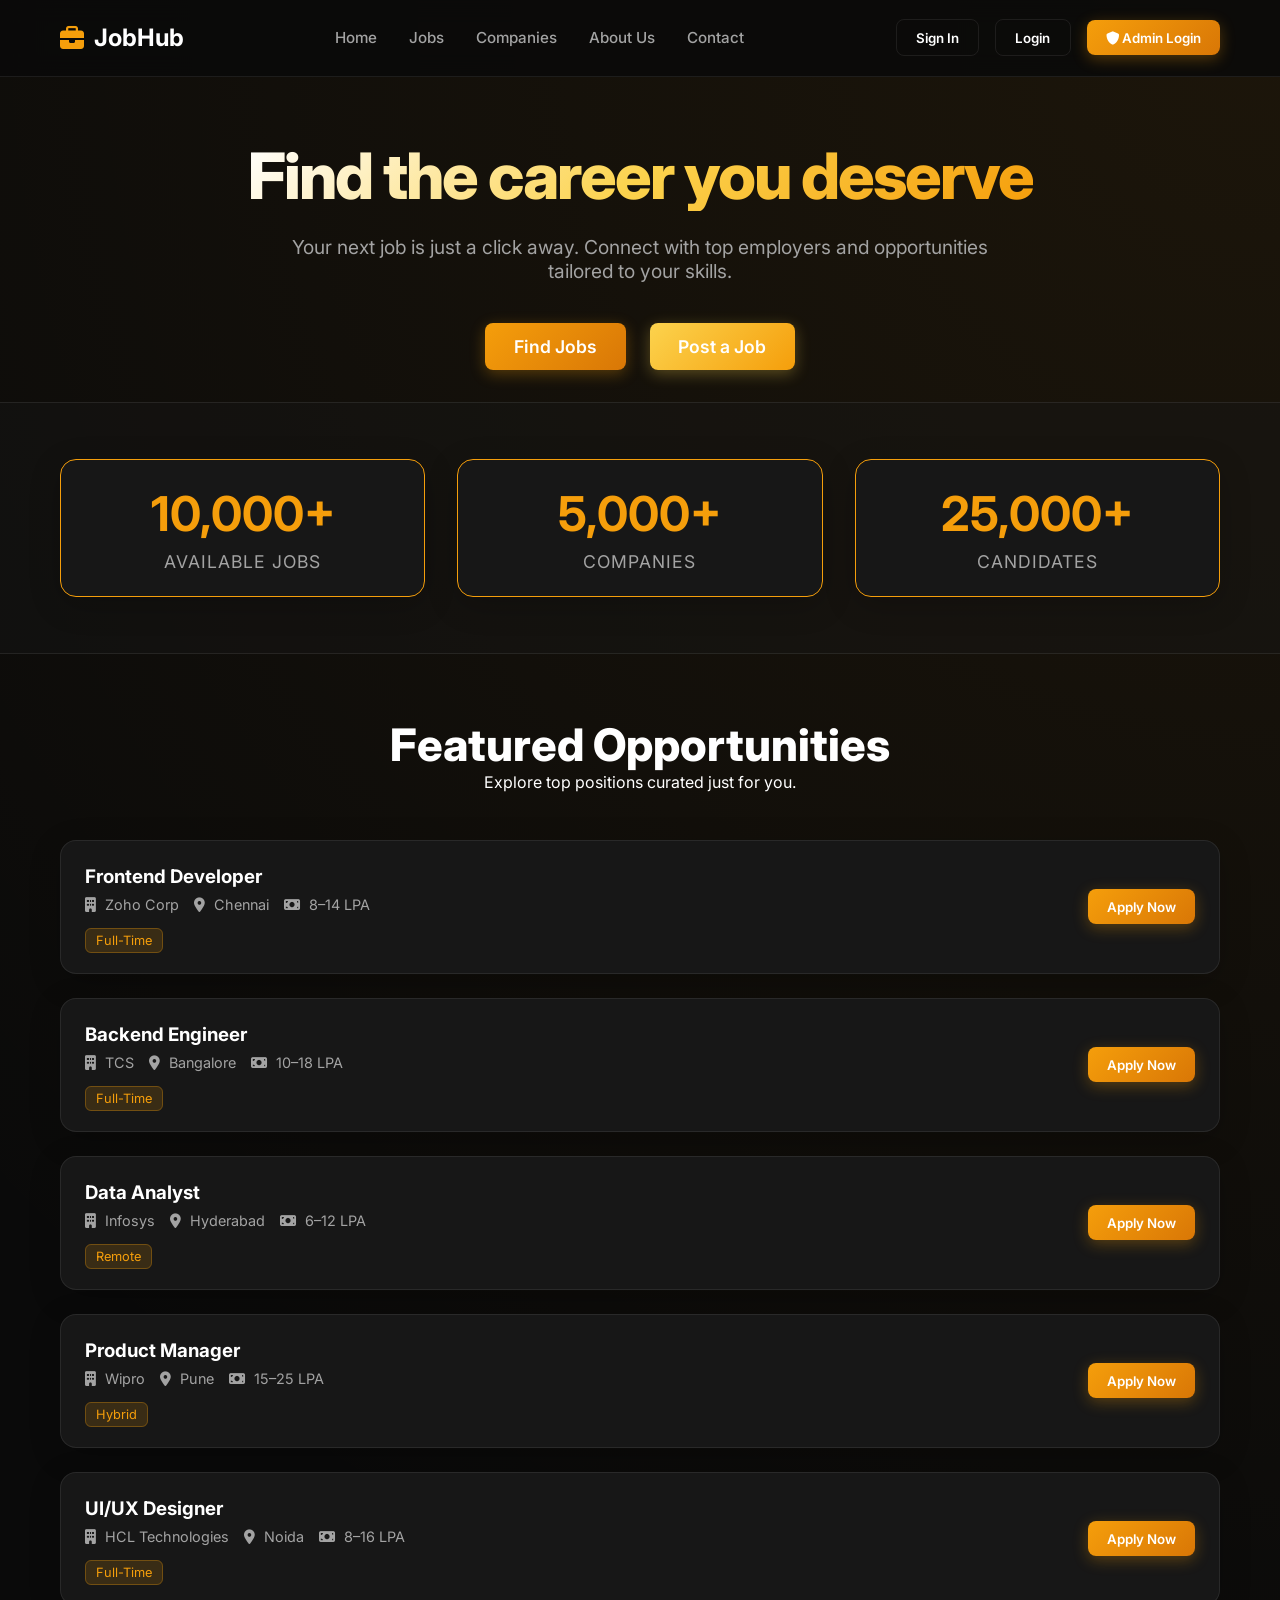
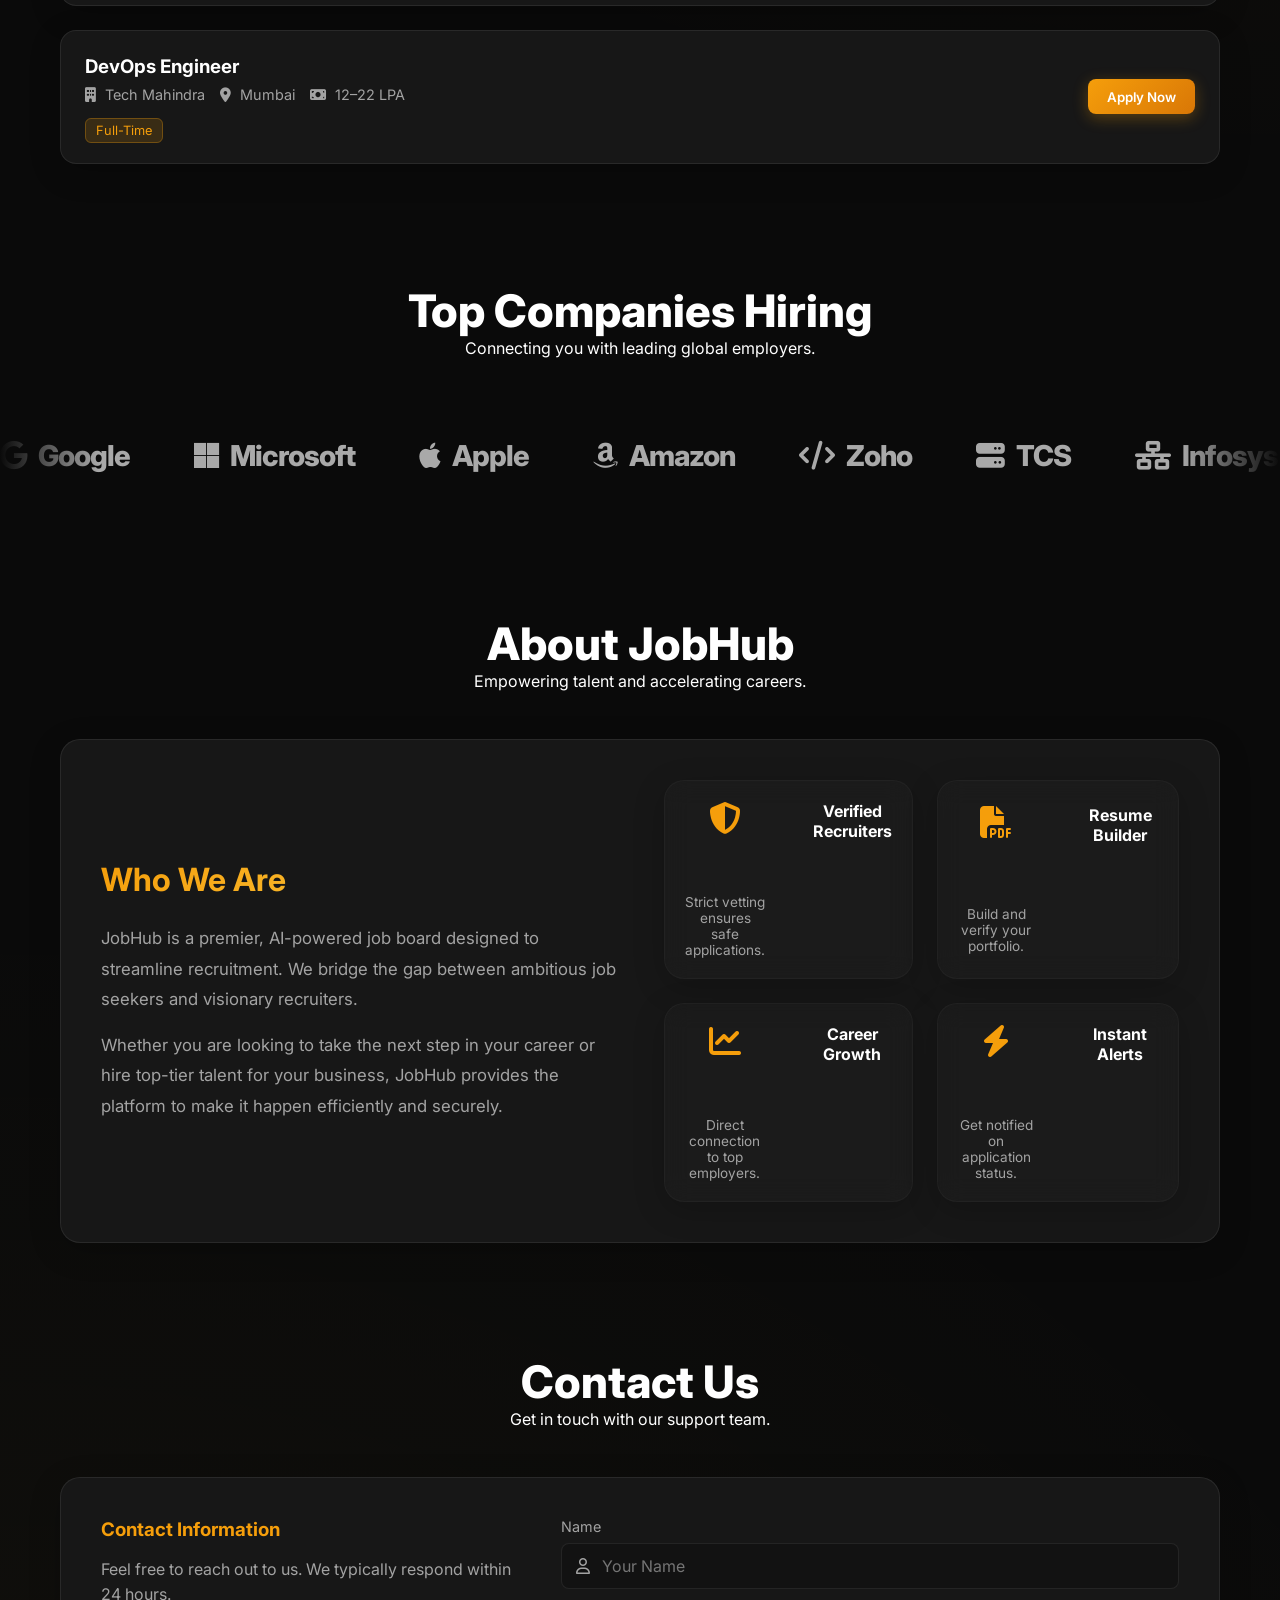
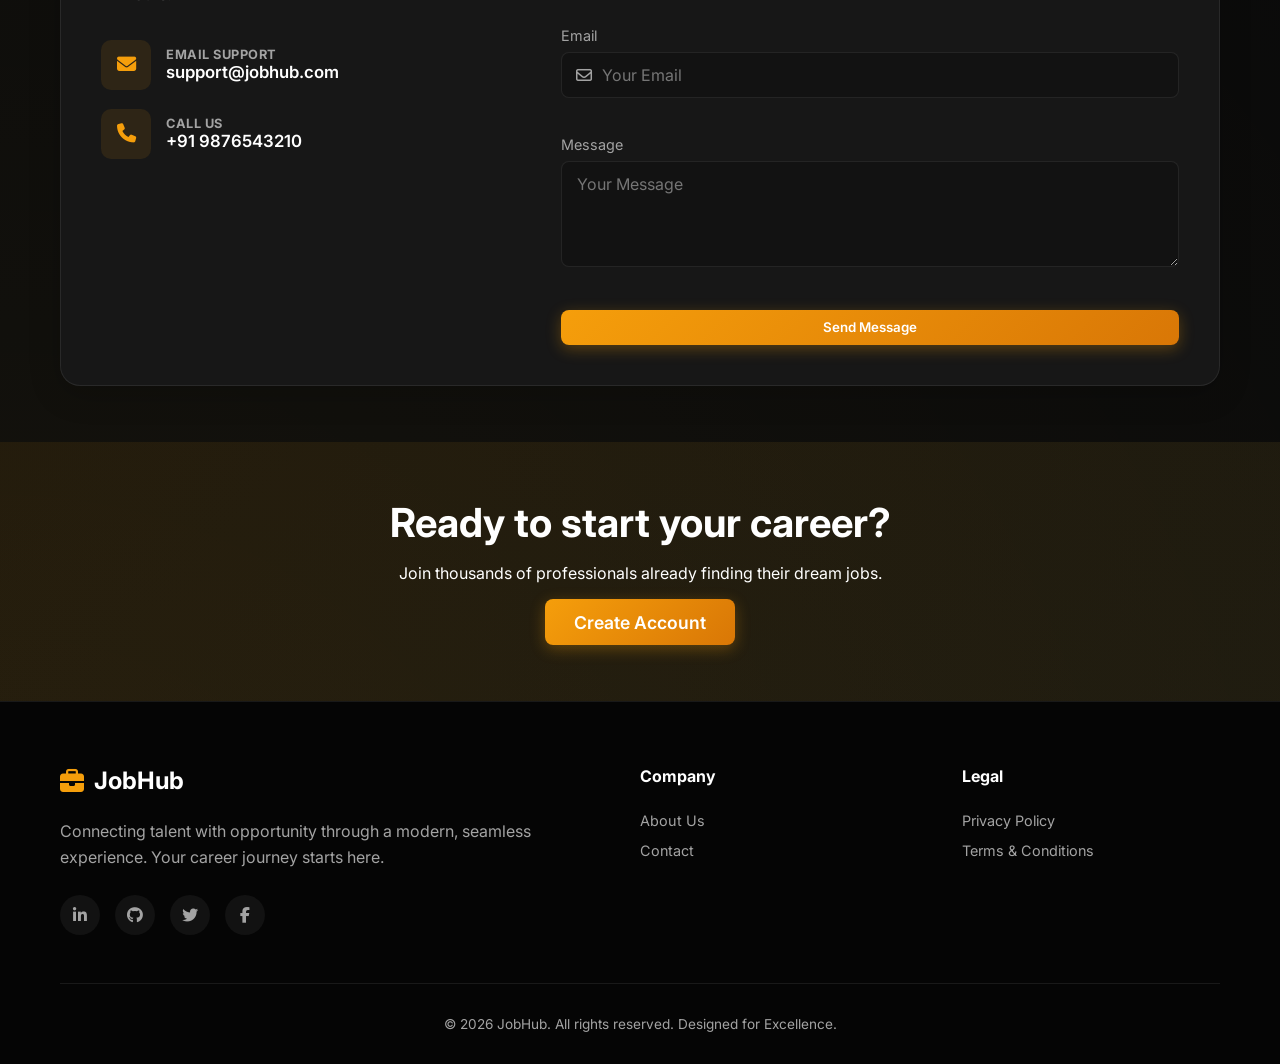
<file: frontend/recruiter_dashboard.html>
<!DOCTYPE html>
<html lang="en">

<head>
    <meta charset="UTF-8">
    <meta name="viewport" content="width=device-width, initial-scale=1.0">
    <title>JobHub - Recruiter Dashboard</title>
    <link href="https://fonts.googleapis.com/css2?family=Inter:wght@300;400;500;600;700&display=swap" rel="stylesheet">
    <link rel="stylesheet" href="css/style.css">
    <link rel="stylesheet" href="https://cdnjs.cloudflare.com/ajax/libs/font-awesome/6.4.0/css/all.min.css">
    <style>
        .tab-content {
            display: none;
        }

        .tab-content.active {
            display: block;
            animation: fadeIn 0.4s ease forwards;
        }

        .form-grid {
            display: grid;
            grid-template-columns: 1fr 1fr;
            gap: 1rem;
        }

        .full-width {
            grid-column: 1 / -1;
        }

        /* Profile Modal Styles */
        .seeker-modal-header {
            display: flex;
            align-items: center;
            gap: 1.5rem;
            margin-bottom: 1.5rem;
        }

        .seeker-modal-pic {
            width: 80px;
            height: 80px;
            border-radius: 50%;
            object-fit: cover;
            border: 2px solid var(--primary);
        }

        .seeker-details-grid {
            display: grid;
            grid-template-columns: 1fr 1fr;
            gap: 1rem;
            margin-top: 1rem;
        }

        .detail-item label {
            display: block;
            font-size: 0.8rem;
            color: var(--text-muted);
            margin-bottom: 2px;
        }

        .detail-item p {
            font-weight: 500;
        }

        .skills-tag-container {
            display: flex;
            flex-wrap: wrap;
            gap: 5px;
            margin-top: 5px;
        }

        .skill-tag {
            background: rgba(245, 158, 11, 0.1);
            border: 1px solid var(--primary);
            color: var(--primary);
            padding: 2px 8px;
            border-radius: 4px;
            font-size: 0.75rem;
        }

        @media (max-width: 768px) {
            .form-grid {
                grid-template-columns: 1fr;
            }

            .full-width {
                grid-column: 1 / -1;
            }

            .seeker-modal-header {
                flex-direction: column;
                text-align: center;
            }

            .seeker-details-grid {
                grid-template-columns: 1fr;
            }
        }
    </style>
</head>

<body>
    <div id="toast-container"></div>
    <nav class="navbar">
        <div class="container nav-content">
            <div class="logo">
                <i class="fa-solid fa-briefcase"></i> JobHub <span
                    style="font-size:0.8rem; color:var(--text-muted); font-weight:normal; margin-left:10px;">Recruiter
                    Portal</span>
            </div>
            <div class="nav-links">
                <span id="user-name" class="mr-3"></span>
                <button class="btn btn-ghost" onclick="logout()"><i class="fa-solid fa-right-from-bracket"></i>
                    Logout</button>
            </div>
        </div>
    </nav>

    <div class="container dashboard-container">
        <aside class="sidebar glass-card">
            <h3 class="mb-3">Management</h3>
            <div class="nav-item active" onclick="switchTab('manage-jobs')">
                <i class="fa-solid fa-list"></i> My Postings
            </div>
            <div class="nav-item" onclick="switchTab('post-job')">
                <i class="fa-solid fa-plus-circle"></i> Post New Job
            </div>
            <div class="nav-item" onclick="switchTab('settings')">
                <i class="fa-solid fa-cog"></i> Settings
            </div>
        </aside>

        <main>
            <!-- Manage Jobs -->
            <div id="manage-jobs" class="tab-content active glass-card">
                <h2>My Job Postings</h2>
                <div id="recruiter-jobs-list" class="jobs-list mt-3">
                    <!-- Jobs will be loaded here -->
                </div>
            </div>

            <!-- Post Job Tab -->
            <div id="post-job" class="tab-content glass-card">
                <h2>Post a New Job</h2>
                <form class="mt-3" onsubmit="handlePostJob(event)">
                    <div class="form-grid">
                        <div class="input-group">
                            <label>Job Title</label>
                            <input type="text" id="job-title" class="styled-select" required>
                        </div>
                        <div class="input-group">
                            <label>Location</label>
                            <input type="text" id="job-location" class="styled-select" required>
                        </div>
                        <div class="input-group">
                            <label>Salary (LPA)</label>
                            <input type="number" id="job-salary" class="styled-select" step="0.01" required>
                        </div>
                        <div class="input-group full-width">
                            <label>Description</label>
                            <textarea id="job-desc" class="styled-textarea" rows="5" required></textarea>
                        </div>
                    </div>
                    <button type="submit" class="btn btn-primary mt-3"><i class="fa-solid fa-paper-plane"></i> Post
                        Job</button>
                </form>
            </div>

            <!-- Applicants View -->
            <div id="view-applicants" class="tab-content glass-card">
                <div
                    style="display: flex; flex-wrap: wrap; justify-content: space-between; align-items: center; gap: 1rem; margin-bottom: 2rem;">
                    <h2 style="margin: 0; flex: 1; min-width: 200px;">Applicants for: <span id="app-job-title"
                            style="color:var(--primary)"></span></h2>
                    <button class="btn btn-ghost" onclick="switchTab('manage-jobs')"><i
                            class="fa-solid fa-arrow-left"></i> Back</button>
                </div>
                <div id="applicants-list" class="jobs-list mt-3">
                    <!-- Applicants loaded here -->
                </div>
            </div>

            <!-- Settings Tab -->
            <div id="settings" class="tab-content glass-card">
                <h2>Account Settings</h2>
                <div class="mt-4" style="border-top: 1px solid var(--glass-border); padding-top: 2rem;">
                    <button class="btn btn-danger" onclick="handleAccountDeletion()"><i
                            class="fa-solid fa-user-xmark"></i> Delete Account</button>
                    <p class="text-muted mt-2" style="font-size: 0.8rem;">Warning: This action is permanent and will
                        delete all your jobs and data.</p>
                </div>
            </div>
        </main>
    </div>

    <!-- Seeker Profile Modal -->
    <div class="modal-overlay" id="seeker-modal">
        <div class="modal-container glass-card" style="max-width: 600px;">
            <span class="close-btn" onclick="closeSeekerModal()"><i class="fa-solid fa-times"></i></span>
            <div class="seeker-modal-header">
                <img id="modal-seeker-pic" src="https://via.placeholder.com/80" alt="Profile" class="seeker-modal-pic">
                <div>
                    <h2 id="modal-seeker-name">Applicant Name</h2>
                    <p id="modal-seeker-email" class="text-muted"></p>
                </div>
            </div>

            <div class="seeker-details-grid">

                <div class="detail-item">
                    <label>Location</label>
                    <p id="modal-seeker-location">N/A</p>
                </div>
                <div class="detail-item">
                    <label>Experience</label>
                    <p id="modal-seeker-exp">N/A</p>
                </div>
                <div class="detail-item">
                    <label>LinkedIn</label>
                    <p id="modal-seeker-linkedin">N/A</p>
                </div>
                <div class="detail-item">
                    <label>GitHub</label>
                    <p id="modal-seeker-github">N/A</p>
                </div>
                <div class="detail-item">
                    <label>Age</label>
                    <p id="modal-seeker-age">N/A</p>
                </div>
                <div class="detail-item">
                    <label>Gender</label>
                    <p id="modal-seeker-gender">N/A</p>
                </div>
                <div class="detail-item">
                    <label>Skills</label>
                    <div id="modal-seeker-skills" class="skills-tag-container"></div>
                </div>
                <div class="detail-item">
                    <label>Certificates</label>
                    <div id="modal-seeker-certificates" class="skills-tag-container"></div>
                </div>
            </div>

            <div style="display: flex; gap: 1rem; margin-top: 2.5rem;">
                <button class="btn btn-secondary btn-full" id="modal-view-resume-btn">View Resume</button>
            </div>
        </div>
    </div>

    <script src="js/api.js"></script>
    <script>
        document.addEventListener('DOMContentLoaded', () => {
            const role = localStorage.getItem('role');
            if (role !== 'ROLE_RECRUITER') {
                window.location.href = 'index.html';
                return;
            }
            document.getElementById('user-name').innerText = localStorage.getItem('name');
            checkVerificationStatus();
            loadMyJobs();
        });

        async function checkVerificationStatus() {
            try {
                // We can get the status from a temporary profile call or just use the one from recruiter jobs
                // For simplicity, let's assume we want to show a warning if they are not approved.
                // We'll add a small banner if they are pending.
                const profile = await api.recruiter.getProfile(); // This returns the User object for authenticated recruiter
                if (profile.verificationStatus === 'APPROVED') {
                    const main = document.querySelector('main');
                    const banner = document.createElement('div');
                    banner.className = 'glass-card';
                    banner.style.borderLeft = '4px solid var(--success)';
                    banner.style.marginBottom = '1.5rem';
                    banner.style.padding = '1rem';
                    banner.innerHTML = `
                        <div style="display:flex; align-items:center; gap:15px;">
                            <i class="fa-solid fa-check-circle" style="color:var(--success); font-size:1.5rem;"></i>
                            <div>
                                <h4 style="margin:0; color:var(--success);">Verification Successful</h4>
                                <p style="margin:5px 0 0; font-size:0.9rem;">${profile.statusMessage || 'Your account is fully verified. You can now post and manage jobs.'}</p>
                            </div>
                        </div>
                    `;
                    main.prepend(banner);
                } else if (profile.verificationStatus === 'PENDING') {
                    const main = document.querySelector('main');
                    const banner = document.createElement('div');
                    banner.className = 'glass-card';
                    banner.style.borderLeft = '4px solid var(--warning)';
                    banner.style.marginBottom = '1.5rem';
                    banner.style.padding = '1rem';
                    banner.innerHTML = `
                        <div style="display:flex; align-items:center; gap:15px;">
                            <i class="fa-solid fa-clock-rotate-left" style="color:var(--warning); font-size:1.5rem;"></i>
                            <div>
                                <h4 style="margin:0; color:var(--warning);">Verification Pending</h4>
                                <p style="margin:5px 0 0; font-size:0.9rem;">${profile.statusMessage || 'Your recruiter account is currently under review by the admin. You will be able to post jobs only after your account has been approved. Please wait until the verification process is completed.'}</p>
                            </div>
                        </div>
                    `;
                    main.prepend(banner);
                } else if (profile.verificationStatus === 'REJECTED') {
                    const main = document.querySelector('main');
                    const banner = document.createElement('div');
                    banner.className = 'glass-card';
                    banner.style.borderLeft = '4px solid var(--danger)';
                    banner.style.marginBottom = '1.5rem';
                    banner.style.padding = '1rem';
                    banner.innerHTML = `
                        <div style="display:flex; align-items:center; gap:15px;">
                            <i class="fa-solid fa-circle-xmark" style="color:var(--danger); font-size:1.5rem;"></i>
                            <div>
                                <h4 style="margin:0; color:var(--danger);">Verification Failed</h4>
                                <p style="margin:5px 0 0; font-size:0.9rem;">${profile.statusMessage || 'Your account verification was rejected. Please contact support for more information.'}</p>
                            </div>
                        </div>
                    `;
                    main.prepend(banner);

                    // Hide Post New Job option if not approved
                    const postJobNavItem = document.querySelector('.nav-item[onclick*="post-job"]');
                    if (postJobNavItem) postJobNavItem.style.display = 'none';
                }
            } catch (e) {
                console.error('Failed to check verification status', e);
            }
        }

        function switchTab(tabId) {
            document.querySelectorAll('.tab-content').forEach(el => el.classList.remove('active'));
            document.querySelectorAll('.sidebar .nav-item').forEach(el => el.classList.remove('active'));

            document.getElementById(tabId).classList.add('active');

            // Mark nav item active if clicked from sidebar
            if (event && event.currentTarget && event.currentTarget.classList.contains('nav-item')) {
                event.currentTarget.classList.add('active');
            }

            if (tabId === 'manage-jobs') loadMyJobs();
        }

        async function loadMyJobs() {
            const list = document.getElementById('recruiter-jobs-list');
            list.innerHTML = '<p>Loading...</p>';
            try {
                const jobs = await api.recruiter.getJobs();
                if (jobs.length === 0) {
                    list.innerHTML = '<p>You haven\'t posted any jobs yet.</p>';
                    return;
                }
                list.innerHTML = jobs.map(job => `
                    <div class="glass-card job-item">
                        <div>
                            <div style="display:flex; align-items:center; gap:10px; margin-bottom:5px;">
                                <h3 style="margin:0;">${job.title}</h3>
                                <span class="tag" style="background:${job.status === 'APPROVED' ? 'rgba(16, 185, 129, 0.2)' : (job.status === 'REJECTED' ? 'rgba(239, 68, 68, 0.2)' : 'rgba(245, 158, 11, 0.2)')}; color:${job.status === 'APPROVED' ? '#10B981' : (job.status === 'REJECTED' ? '#EF4444' : '#F59E0B')}; border:1px solid currentColor; font-size:0.7rem; padding:2px 6px;">${job.status || 'PENDING'}</span>
                            </div>
                            <p class="text-muted"><i class="fa-solid fa-location-dot"></i> ${job.location} | <i class="fa-solid fa-money-bill"></i> ${job.salary || 'Competitive'} LPA</p>
                        </div>
                        <div style="display:flex; gap:10px;">
                            <button class="btn btn-secondary" onclick="viewApplicants(${job.id}, '${job.title}')">View Applicants</button>
                            <button class="btn btn-danger" onclick="deleteJob(${job.id})"><i class="fa-solid fa-trash"></i></button>
                        </div>
                    </div>
                `).join('');
            } catch (e) {
                list.innerHTML = `<p class="text-danger">Error: ${e.message}</p>`;
            }
        }

        async function handlePostJob(e) {
            e.preventDefault();
            const btn = e.target.querySelector('button');
            const originalText = btn.innerHTML;
            btn.innerHTML = 'Posting...';
            btn.disabled = true;

            const jobData = {
                title: document.getElementById('job-title').value,
                location: document.getElementById('job-location').value,
                salary: document.getElementById('job-salary').value,
                description: document.getElementById('job-desc').value
            };

            try {
                await api.recruiter.postJob(jobData);
                showToast('Job posted successfully!', 'success');
                e.target.reset();
                switchTab('manage-jobs');
            } catch (err) {
                showToast(err.message, 'error');
            } finally {
                btn.innerHTML = originalText;
                btn.disabled = false;
            }
        }

        async function deleteJob(id) {
            if (!confirm("Are you sure you want to delete this job posting?")) return;
            try {
                await api.recruiter.deleteJob(id);
                showToast('Job deleted', 'success');
                loadMyJobs();
            } catch (e) {
                showToast(e.message, 'error');
            }
        }

        async function viewApplicants(jobId, jobTitle) {
            document.getElementById('app-job-title').innerText = jobTitle;
            switchTab('view-applicants');

            const list = document.getElementById('applicants-list');
            list.innerHTML = '<p>Loading applicants...</p>';

            try {
                const apps = await api.recruiter.getApplicants(jobId);
                if (apps.length === 0) {
                    list.innerHTML = '<p>No applicants yet.</p>';
                    return;
                }

                list.innerHTML = apps.map(app => `
                    <div class="glass-card" style="margin-bottom:1rem; border-left: 4px solid var(--primary); padding: 15px;">
                        <div style="display:flex; flex-direction: row; flex-wrap: wrap; justify-content: space-between; align-items: center; gap: 15px;">
                            <div style="display:flex; align-items:center; gap:15px; flex: 1; min-width: 180px;">
                                <div style="font-size:1.8rem; color:var(--primary); flex-shrink: 0;"><i class="fa-solid fa-user-circle"></i></div>
                                <div style="min-width: 0; flex: 1;">
                                    <h4 style="margin:0; white-space: normal; overflow-wrap: break-word;">${app.jobSeeker.name}</h4>
                                    <p class="text-muted" style="font-size:0.8rem; margin: 2px 0;">Status: <span style="font-weight: 600;">${app.status}</span></p>
                                </div>
                            </div>
                            <div style="display:flex; flex-wrap: wrap; gap:8px;">
                                <button onclick='showSeekerProfile(${JSON.stringify(app.jobSeeker).replace(/'/g, "&apos;")})' class="btn btn-ghost" style="font-size:0.75rem; padding: 6px 12px; flex: 1; min-width: 90px;">
                                    View Profile
                                </button>
                                <button onclick="handleViewResume(${app.jobSeeker.id})" class="btn btn-secondary" style="font-size:0.75rem; padding: 6px 12px; flex: 1; min-width: 90px;">
                                    Resume
                                </button>
                                <button onclick="updateStatus(${app.id}, 'SHORTLISTED')" class="btn btn-success" style="font-size:0.75rem; padding: 6px 12px; flex: 1; min-width: 90px;">
                                    Shortlist
                                </button>
                                <button onclick="updateStatus(${app.id}, 'REJECTED')" class="btn btn-danger" style="font-size:0.75rem; padding: 6px 12px; flex: 1; min-width: 90px;">
                                    Reject
                                </button>
                            </div>
                        </div>
                    </div>
                `).join('');
            } catch (e) {
                list.innerHTML = `<p class="text-danger">Error: ${e.message}</p>`;
            }
        }

        async function updateStatus(appId, status) {
            try {
                await api.recruiter.updateApplication(appId, status);
                showToast(`Applicant ${status.toLowerCase()}!`, 'success');
                showToast('Refresh the view to see updated status.', 'info');
            } catch (e) {
                showToast(e.message, 'error');
            }
        }

        async function handleViewResume(seekerId) {
            try {
                showToast('Loading resume...', 'info');
                const url = await api.recruiter.downloadResume(seekerId);
                window.open(url, '_blank');
            } catch (e) {
                showToast('Error loading resume. It might not be uploaded yet.', 'error');
            }
        }

        async function showSeekerProfile(seeker) {
            document.getElementById('modal-seeker-name').innerText = seeker.name;
            document.getElementById('modal-seeker-email').innerText = seeker.email;
            document.getElementById('modal-seeker-location').innerText = seeker.location || 'N/A';
            document.getElementById('modal-seeker-exp').innerText = !seeker.experienceLevel ? 'N/A' : (isNaN(seeker.experienceLevel) ? seeker.experienceLevel : seeker.experienceLevel + ' Years');

            const linkedin = document.getElementById('modal-seeker-linkedin');
            linkedin.innerHTML = seeker.linkedinUrl ? `<a href="${seeker.linkedinUrl}" target="_blank">View LinkedIn</a>` : 'N/A';

            const github = document.getElementById('modal-seeker-github');
            github.innerHTML = seeker.githubUrl ? `<a href="${seeker.githubUrl}" target="_blank">View GitHub</a>` : 'N/A';

            document.getElementById('modal-seeker-age').innerText = seeker.age || 'N/A';
            document.getElementById('modal-seeker-gender').innerText = seeker.gender || 'N/A';

            const skillsContainer = document.getElementById('modal-seeker-skills');
            skillsContainer.innerHTML = '';
            if (seeker.skills) {
                seeker.skills.split(',').forEach(skill => {
                    const tag = document.createElement('span');
                    tag.className = 'skill-tag';
                    tag.innerText = skill.trim();
                    skillsContainer.appendChild(tag);
                });
            } else {
                skillsContainer.innerHTML = '<p class="text-muted">No skills listed</p>';
            }

            const certsContainer = document.getElementById('modal-seeker-certificates');
            certsContainer.innerHTML = '<p class="text-muted">Loading certificates...</p>';
            try {
                const certs = await api.recruiter.getApplicantCertificates(seeker.id);
                if (certs && certs.length > 0) {
                    certsContainer.innerHTML = certs.map(c => `
                        <div style="display: flex; align-items: center; justify-content: space-between; background: rgba(255, 255, 255, 0.05); padding: 8px; border-radius: 6px; margin-bottom: 5px;">
                            <div style="display: flex; align-items: center; gap: 8px;">
                                <i class="fa-solid fa-file-pdf" style="color: #ef4444;"></i>
                                <span style="font-size: 0.9rem; word-break: break-all;">${c.fileName}</span>
                            </div>
                            <button class="btn btn-ghost" onclick="viewApplicantCertificate(${c.id})" title="View Certificate" style="padding: 4px 8px; font-size: 0.8rem;">
                                <i class="fa-solid fa-eye"></i> View
                            </button>
                        </div>
                    `).join('');
                } else {
                    certsContainer.innerHTML = '<p class="text-muted">No certificates uploaded</p>';
                }
            } catch (e) {
                console.error("Error loading certificates", e);
                certsContainer.innerHTML = '<p class="text-danger">Failed to load certificates</p>';
            }

            // Profile Picture
            const img = document.getElementById('modal-seeker-pic');
            img.src = 'https://via.placeholder.com/80'; // Reset
            if (seeker.profilePicturePath) {
                try {
                    const url = await api.recruiter.getSeekerProfilePictureURL(seeker.id);
                    img.src = url;
                } catch (e) { console.error('Error loading pic', e); }
            }

            document.getElementById('modal-view-resume-btn').onclick = () => handleViewResume(seeker.id);
            document.getElementById('seeker-modal').classList.add('active');
        }

        async function viewApplicantCertificate(certId) {
            try {
                showToast('Opening certificate...', 'info');
                const url = await api.recruiter.downloadApplicantCertificate(certId);
                window.open(url, '_blank');
            } catch (e) {
                showToast('Could not load certificate.', 'error');
            }
        }

        function closeSeekerModal() {
            document.getElementById('seeker-modal').classList.remove('active');
        }
        async function handleAccountDeletion() {
            if (!confirm("Are you absolutely sure you want to delete your recruiter account? This will permanently remove all your posted jobs and associated applications.")) return;

            try {
                await api.recruiter.deleteAccount();
                showToast("Account deleted successfully.", "success");
                setTimeout(() => logout(), 2000);
            } catch (e) {
                showToast(e.message, "error");
            }
        }
    </script>
</body>

</html>
</file>
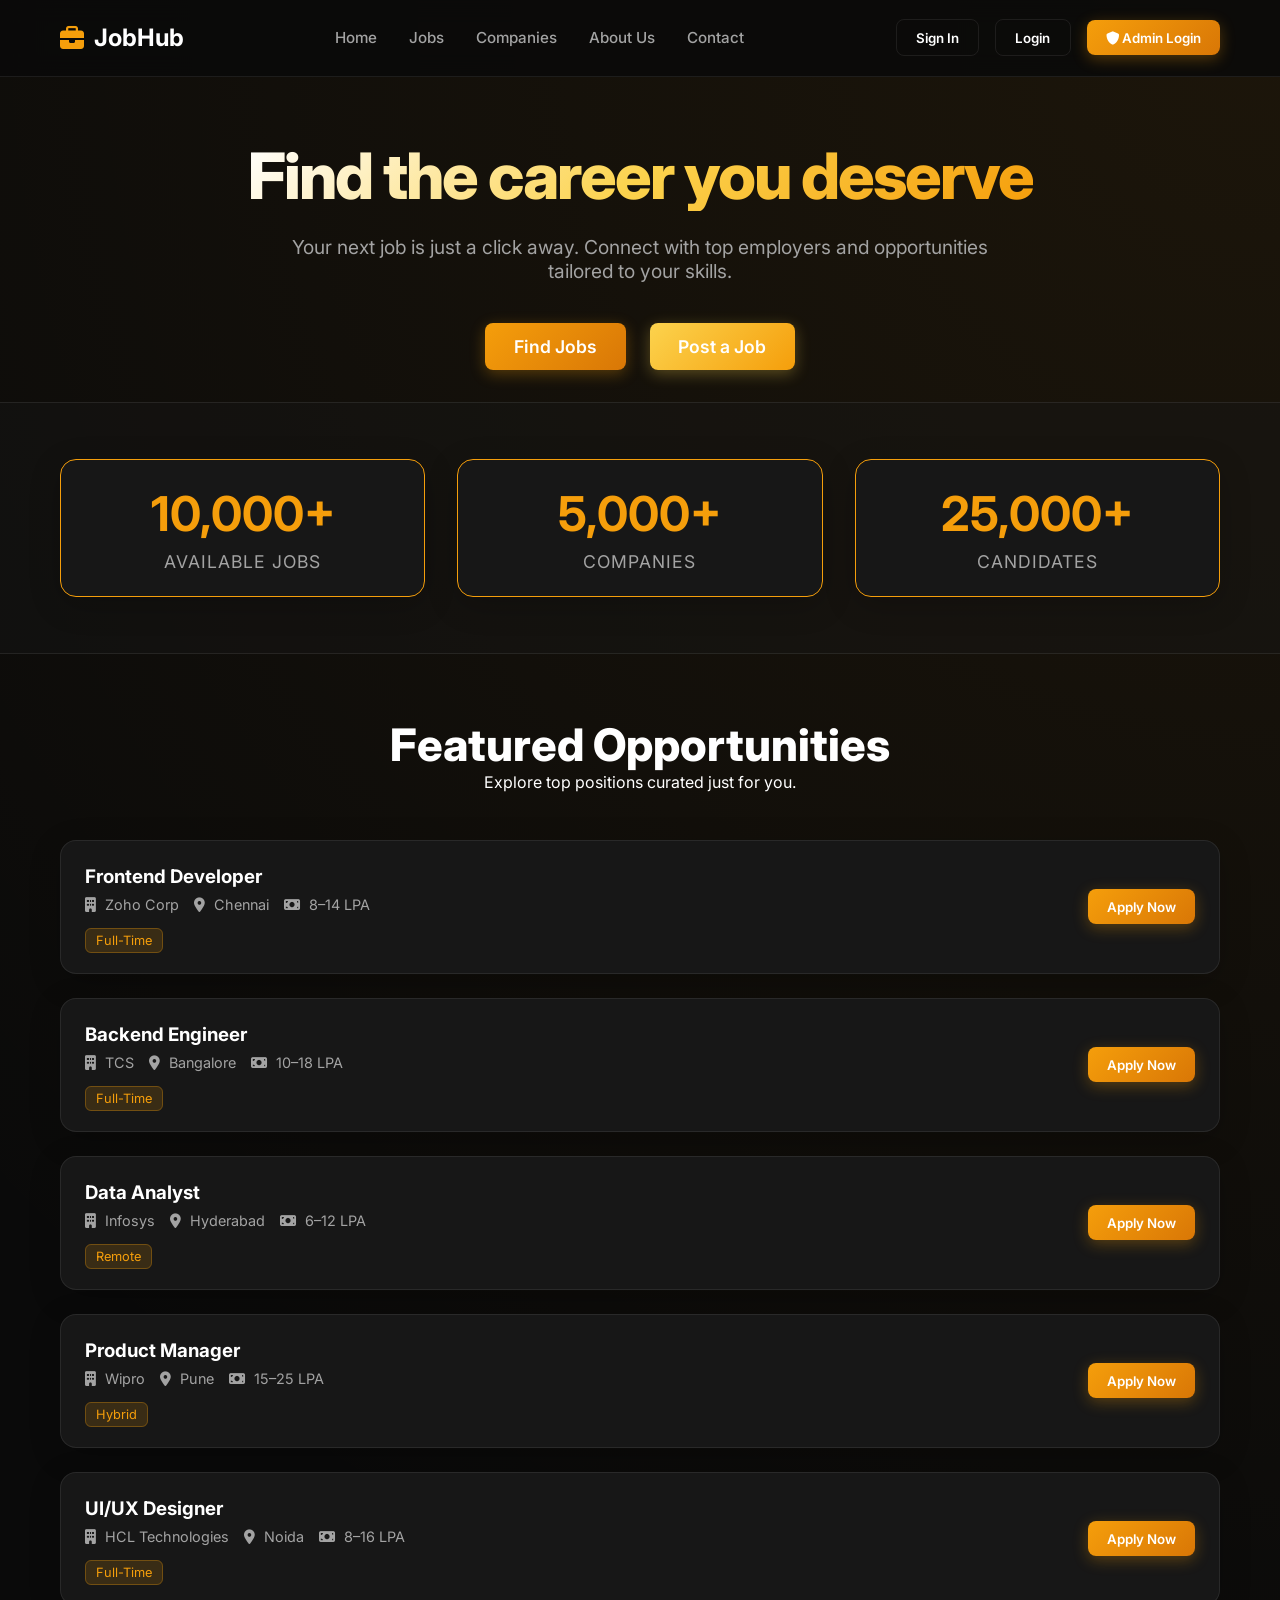
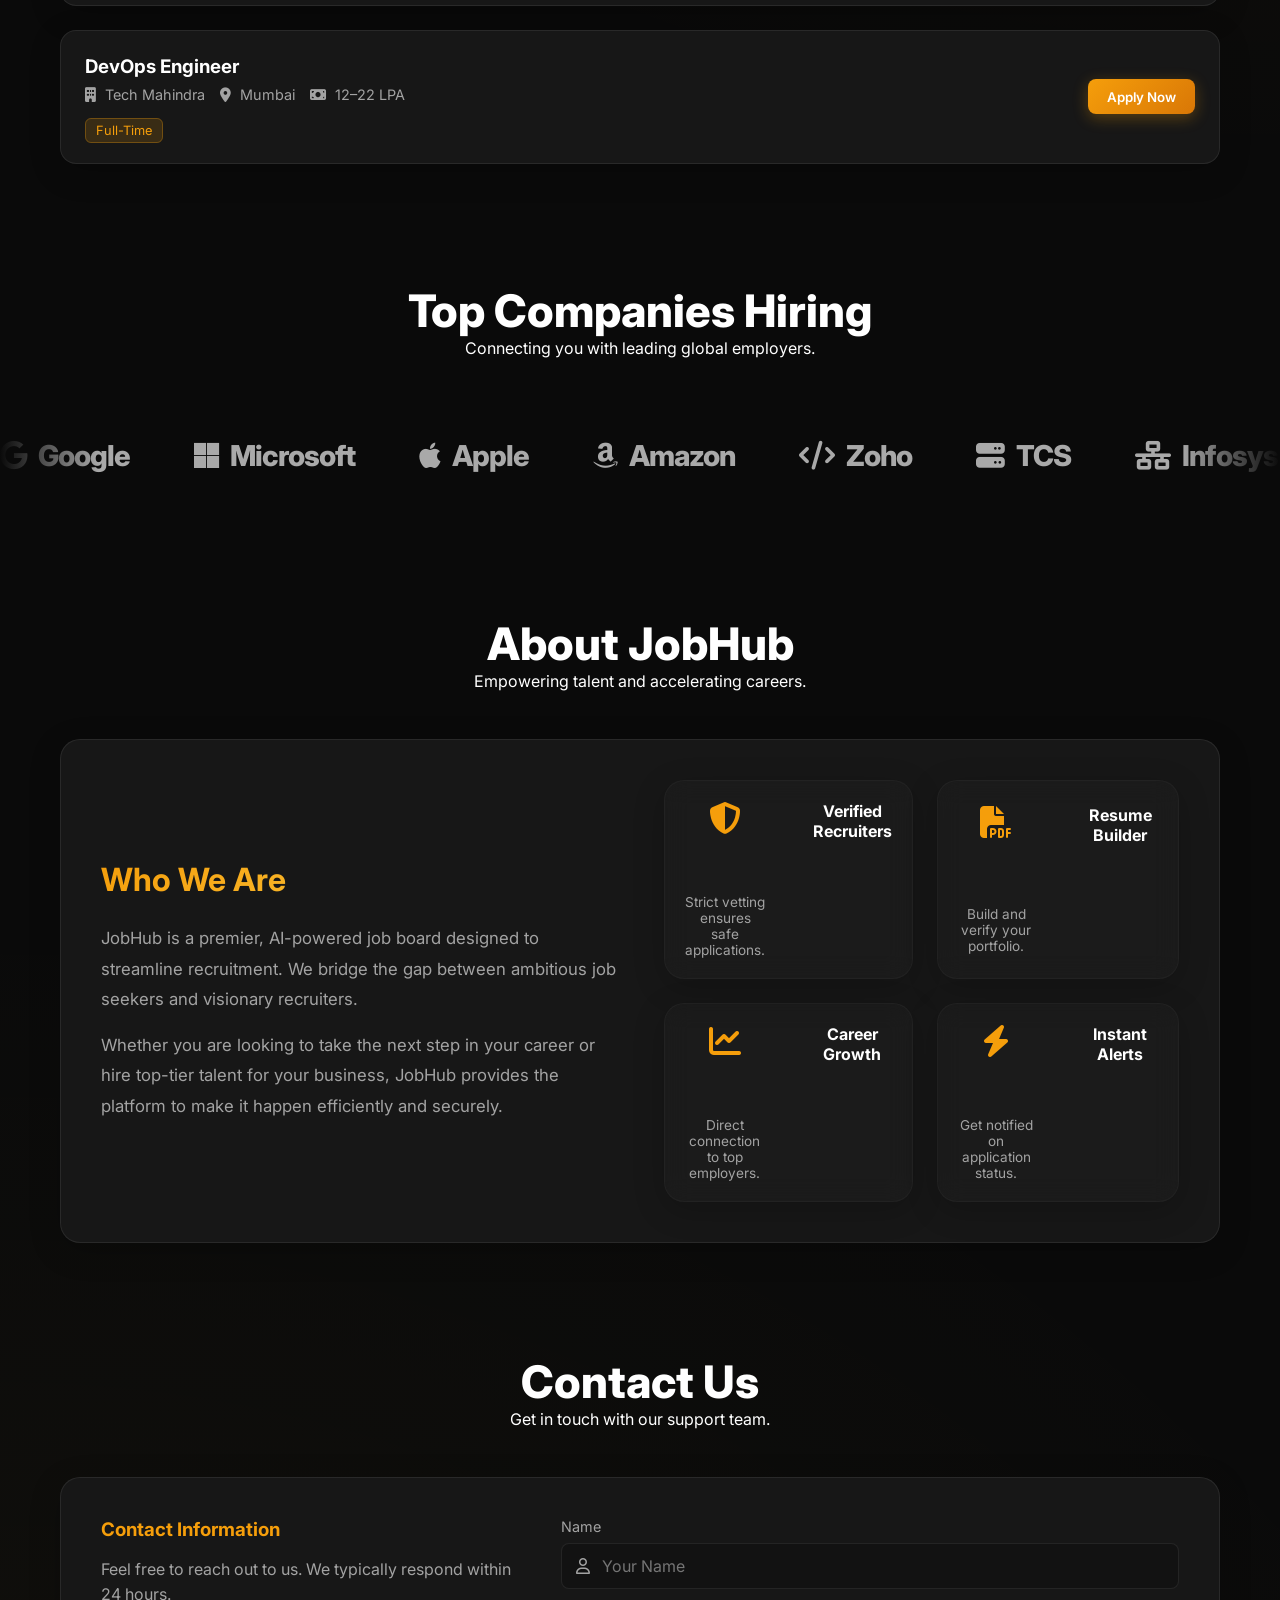
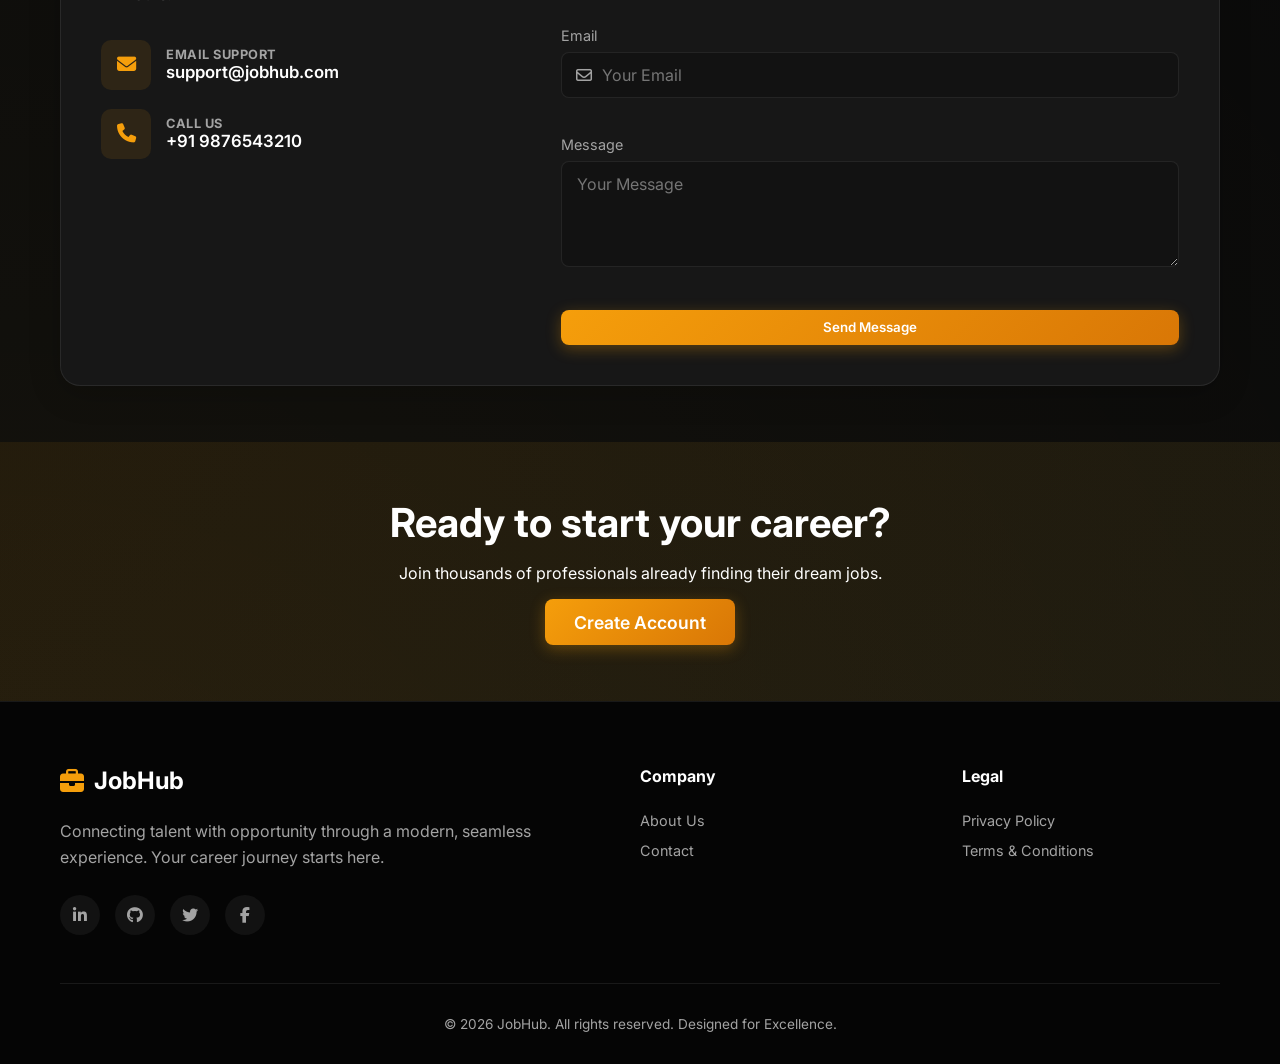
<file: frontend/seeker_dashboard.html>
<!DOCTYPE html>
<html lang="en">

<head>
    <meta charset="UTF-8">
    <meta name="viewport" content="width=device-width, initial-scale=1.0">
    <title>JobHub - Seeker Dashboard</title>
    <link href="https://fonts.googleapis.com/css2?family=Inter:wght@300;400;500;600;700&display=swap" rel="stylesheet">
    <link rel="stylesheet" href="css/style.css">
    <link rel="stylesheet" href="https://cdnjs.cloudflare.com/ajax/libs/font-awesome/6.4.0/css/all.min.css">
    <style>
        .stats-grid {
            display: grid;
            grid-template-columns: repeat(auto-fit, minmax(150px, 1fr));
            gap: 1.5rem;
            margin-bottom: 2rem;
        }

        .stat-card {
            text-align: center;
            padding: 1.5rem;
        }

        .stat-card h3 {
            font-size: 2rem;
            margin-bottom: 0.5rem;
            color: var(--primary);
        }

        .stat-card p {
            color: var(--text-muted);
            font-size: 0.9rem;
            text-transform: uppercase;
            letter-spacing: 1px;
        }

        .profile-header {
            display: flex;
            align-items: center;
            gap: 2rem;
            margin-bottom: 2rem;
        }

        .profile-pic-container {
            position: relative;
            width: 120px;
            height: 120px;
        }

        .profile-pic {
            width: 100%;
            height: 100%;
            border-radius: 50%;
            object-fit: cover;
            border: 3px solid var(--primary);
            background: var(--dark-bg);
        }

        .pic-upload-btn {
            position: absolute;
            bottom: 0;
            right: 0;
            background: var(--primary);
            color: white;
            width: 35px;
            height: 35px;
            border-radius: 50%;
            display: flex;
            align-items: center;
            justify-content: center;
            cursor: pointer;
            border: 2px solid var(--dark-bg);
        }

        .profile-details-grid {
            display: grid;
            grid-template-columns: 1fr 1fr;
            gap: 1.5rem;
        }

        .profile-field {
            margin-bottom: 1rem;
        }

        .profile-field label {
            color: var(--text-muted);
            font-size: 0.85rem;
            display: block;
            margin-bottom: 4px;
        }

        .profile-field p {
            font-weight: 500;
        }

        .resume-actions {
            display: flex;
            gap: 10px;
            margin-top: 10px;
        }

        .tab-content {
            display: none;
        }

        .tab-content.active {
            display: block;
            animation: fadeIn 0.4s ease forwards;
        }

        @media (max-width: 768px) {
            .stats-grid {
                grid-template-columns: 1fr;
            }

            .profile-header {
                flex-direction: column;
                text-align: center;
                gap: 1rem;
            }

            .profile-details-grid {
                grid-template-columns: 1fr;
            }

            .resume-actions {
                flex-direction: column;
            }
        }
    </style>
</head>

<body>
    <div id="toast-container"></div>
    <nav class="navbar">
        <div class="container nav-content">
            <div class="logo">
                <i class="fa-solid fa-briefcase"></i> JobHub
            </div>
            <div class="nav-links">
                <span id="user-name" class="mr-3"></span>
                <button class="btn btn-ghost border-danger" onclick="logout()"><i
                        class="fa-solid fa-right-from-bracket"></i> Logout</button>
            </div>
        </div>
    </nav>

    <div class="container dashboard-container">
        <aside class="sidebar glass-card">
            <h3 class="mb-3">Dashboard</h3>
            <div class="nav-item active" onclick="switchTab('jobs-tab')">
                <i class="fa-solid fa-search"></i> Find Jobs
            </div>
            <div class="nav-item" onclick="switchTab('apps-tab')">
                <i class="fa-solid fa-file-lines"></i> My Applications
            </div>
            <div class="nav-item" onclick="switchTab('profile-tab')">
                <i class="fa-solid fa-user"></i> Profile
            </div>
        </aside>

        <main>
            <!-- Find Jobs Tab -->
            <div id="jobs-tab" class="tab-content active glass-card">
                <div style="display: flex; flex-wrap: wrap; gap: 1rem; margin-bottom: 2rem;">
                    <div class="input-icon" style="flex: 1; min-width: 200px;">
                        <i class="fa-solid fa-search"></i>
                        <input type="text" id="search-input" placeholder="Job title or location...">
                    </div>
                    <button class="btn btn-primary" onclick="loadJobs()">Search</button>
                </div>
                <h2>Available Jobs</h2>
                <div id="jobs-list" class="jobs-list mt-3">
                    <!-- Jobs will be loaded here -->
                </div>
            </div>

            <!-- Applications Tab -->
            <div id="apps-tab" class="tab-content glass-card">
                <h2>My Applications</h2>
                <div id="apps-list" class="jobs-list mt-3">
                    <!-- Apps will be loaded here -->
                </div>
            </div>

            <!-- Profile Tab -->
            <div id="profile-tab" class="tab-content glass-card">
                <div
                    style="display: flex; flex-wrap: wrap; gap: 1rem; justify-content: space-between; align-items: center; margin-bottom: 1.5rem;">
                    <h2>My Profile</h2>
                    <button class="btn btn-primary" onclick="openEditModal()"><i class="fa-solid fa-pen"></i> Edit
                        Profile</button>
                </div>

                <div class="stats-grid">
                    <div class="glass-card stat-card">
                        <h3 id="stat-applied">0</h3>
                        <p>Applied</p>
                    </div>
                    <div class="glass-card stat-card">
                        <h3 id="stat-shortlisted">0</h3>
                        <p>Shortlisted</p>
                    </div>
                    <div class="glass-card stat-card">
                        <h3 id="stat-rejected">0</h3>
                        <p>Rejected</p>
                    </div>
                </div>

                <div class="profile-header">
                    <div class="profile-pic-container">
                        <img id="profile-img"
                            src="data:image/svg+xml;charset=UTF-8,%3Csvg%20xmlns%3D%22http%3A%2F%2Fwww.w3.org%2F2000%2Fsvg%22%20width%3D%22120%22%20height%3D%22120%22%20viewBox%3D%220%200%20120%20120%22%3E%3Crect%20fill%3D%22%23334155%22%20width%3D%22120%22%20height%3D%22120%22%2F%3E%3Cpath%20fill%3D%22%2394a3b8%22%20d%3D%22M60%2060c11.05%200%2020-8.95%2020-20s-8.95-20-20-20-20%208.95-20%2020%208.95%2020%2020%2020zm0%2010c-13.33%200-40%206.67-40%2020v10h80v-10c0-13.33-26.67-20-40-20z%22%2F%3E%3C%2Fsvg%3E"
                            alt="Profile" class="profile-pic">
                        <label for="pic-input" class="pic-upload-btn">
                            <i class="fa-solid fa-camera"></i>
                            <input type="file" id="pic-input" accept="image/*" style="display: none;"
                                onchange="uploadProfilePic()">
                        </label>
                    </div>
                    <div id="profile-basic">
                        <h3 id="disp-name">Loading...</h3>
                        <p id="disp-email" class="text-muted"></p>
                    </div>
                </div>

                <div class="profile-details-grid" id="profile-details">
                    <!-- Details will be loaded here -->
                </div>

                <hr style="border-color: var(--glass-border); margin: 2.5rem 0;">

                <div id="resume-section" class="mt-3">
                    <div id="resume-status">
                        <p class="text-muted">No resume uploaded yet.</p>
                    </div>
                    <div class="mt-2" style="display: flex; flex-wrap: wrap; gap: 1rem; align-items: center;">
                        <input type="file" id="resume-file" accept=".pdf" style="max-width: 100%;">
                        <button class="btn btn-secondary" onclick="uploadResume()">Upload/Replace</button>
                    </div>
                    <div id="resume-actions" class="resume-actions" style="display: none;">
                        <button class="btn btn-ghost" onclick="viewResume()"><i class="fa-solid fa-eye"></i>
                            View</button>
                        <button class="btn btn-ghost border-danger" onclick="deleteResume()"><i
                                class="fa-solid fa-trash"></i> Delete</button>
                    </div>
                </div>

                <hr style="border-color: var(--glass-border); margin: 2.5rem 0;">

                <h3>Certificates</h3>
                <div id="certificates-section" class="mt-3">
                    <div id="certificates-list"
                        style="display: flex; flex-direction: column; gap: 1rem; margin-bottom: 1rem;">
                        <!-- Certificates will be listed here -->
                        <p class="text-muted">Loading certificates...</p>
                    </div>
                    <div class="mt-2" style="display: flex; flex-wrap: wrap; gap: 1rem; align-items: center;">
                        <input type="file" id="certificate-file" accept=".pdf" style="max-width: 100%;">
                        <button class="btn btn-secondary" onclick="uploadCertificate()">Upload Certificate</button>
                    </div>
                </div>

                <div class="mt-4" style="border-top: 1px solid var(--glass-border); padding-top: 2rem;">
                    <button class="btn btn-danger" onclick="handleAccountDeletion()"><i
                            class="fa-solid fa-user-xmark"></i> Delete Account</button>
                    <p class="text-muted mt-2" style="font-size: 0.8rem;">Warning: This action is permanent and will
                        delete all your data.</p>
                </div>
            </div>
        </main>
    </div>

    <!-- Edit Profile Modal -->
    <div class="modal-overlay" id="edit-modal">
        <div class="modal-container glass-card" style="max-width: 600px;">
            <span class="close-btn" onclick="closeEditModal()"><i class="fa-solid fa-times"></i></span>
            <h2>Edit Profile</h2>
            <form onsubmit="handleProfileUpdate(event)" class="mt-3">
                <div class="profile-details-grid">
                    <div class="input-group">
                        <label>Full Name</label>
                        <input type="text" id="edit-name" class="styled-select" required>
                    </div>
                    <div class="input-group">
                        <label>Phone Number</label>
                        <input type="text" id="edit-phone" class="styled-select">
                    </div>
                    <div class="input-group">
                        <label>Location</label>
                        <input type="text" id="edit-location" placeholder="Location" class="styled-select">
                    </div>
                    <div class="input-group">
                        <label>Experience (Years)</label>
                        <input type="number" id="edit-exp" class="styled-select" step="0.5" min="0"
                            placeholder="e.g. 2.5">
                    </div>
                    <div class="input-group">
                        <label>LinkedIn URL</label>
                        <input type="url" id="edit-linkedin" class="styled-select">
                    </div>
                    <div class="input-group">
                        <label>GitHub URL</label>
                        <input type="url" id="edit-github" class="styled-select">
                    </div>
                    <div class="input-group">
                        <label>Age</label>
                        <input type="number" id="edit-age" class="styled-select" min="1" max="120">
                    </div>
                    <div class="input-group">
                        <label>Gender</label>
                        <select id="edit-gender" class="styled-select">
                            <option value="">Select Gender</option>
                            <option value="Male">Male</option>
                            <option value="Female">Female</option>
                            <option value="Other">Other</option>
                        </select>
                    </div>
                </div>
                <div class="input-group">
                    <label>Skills (comma separated)</label>
                    <textarea id="edit-skills" class="styled-select" rows="3" style="resize: vertical;"></textarea>
                </div>
                <button type="submit" class="btn btn-primary btn-full mt-3">Save Changes</button>
            </form>
        </div>
    </div>

    <script src="js/api.js"></script>
    <script>
        document.addEventListener('DOMContentLoaded', () => {
            const role = localStorage.getItem('role');
            if (role !== 'ROLE_JOB_SEEKER') {
                window.location.href = 'index.html';
                return;
            }

            document.getElementById('user-name').innerText = localStorage.getItem('name');
            loadJobs();
            loadProfile();
        });

        function switchTab(tabId) {
            // Hide all tab content
            document.querySelectorAll('.tab-content').forEach(el => {
                el.classList.remove('active');
            });

            // Remove active class from all side nav items
            document.querySelectorAll('.sidebar .nav-item').forEach(el => {
                el.classList.remove('active');
            });

            // Show selected tab content
            const targetTab = document.getElementById(tabId);
            if (targetTab) {
                targetTab.classList.add('active');
            }

            // Find the clicked nav item and mark it active
            const navItems = document.querySelectorAll('.sidebar .nav-item');
            navItems.forEach(item => {
                if (item.getAttribute('onclick').includes(tabId)) {
                    item.classList.add('active');
                }
            });

            if (tabId === 'jobs-tab') loadJobs();
            if (tabId === 'apps-tab') loadApplications();
        }

        function createJobCard(job, canApply = true) {
            return `
                <div class="glass-card job-item">
                    <div class="job-details">
                        <h3>${job.title}</h3>
                        <div class="job-meta">
                            <span><i class="fa-solid fa-building"></i> ${job.recruiter ? job.recruiter.name : 'N/A'} (${job.recruiter ? job.recruiter.companyName : 'N/A'})</span>
                            <span><i class="fa-solid fa-location-dot"></i> ${job.location}</span>
                            <span><i class="fa-solid fa-money-bill"></i> ${job.salary || 'Competitive'} LPA</span>
                        </div>
                        <p class="mt-3" style="font-size: 0.9rem; color: #cbd5e1;">${job.description}</p>
                    </div>
                    ${canApply ? `<button class="btn btn-primary" onclick="applyForJob(${job.id})">Apply</button>` : ''}
                </div>
            `;
        }

        async function loadJobs() {
            const keyword = document.getElementById('search-input').value;
            const jobsList = document.getElementById('jobs-list');
            jobsList.innerHTML = '<p>Loading jobs...</p>';
            try {
                const allJobs = await api.seeker.searchJobs(keyword);
                const jobs = allJobs.filter(j => j.status === 'APPROVED');
                if (jobs.length === 0) {
                    jobsList.innerHTML = '<p>No jobs found.</p>';
                    return;
                }
                jobsList.innerHTML = jobs.map(j => createJobCard(j)).join('');
            } catch (e) {
                jobsList.innerHTML = `<p class="text-danger">Error loading jobs: ${e.message}</p>`;
            }
        }

        async function applyForJob(id) {
            try {
                await api.seeker.applyJob(id);
                showToast('Applied successfully!', 'success');
            } catch (e) {
                showToast(e.message, 'error');
            }
        }

        async function loadApplications() {
            const list = document.getElementById('apps-list');
            list.innerHTML = '<p>Loading...</p>';
            try {
                const apps = await api.seeker.getApplications();
                if (apps.length === 0) {
                    list.innerHTML = '<p>You haven\'t applied to any jobs yet.</p>';
                    return;
                }
                list.innerHTML = apps.map(app => `
                    <div class="glass-card job-item">
                        <div class="job-details">
                            <h4>${app.job.title}</h4>
                            <div class="job-meta">
                                <span><i class="fa-solid fa-building"></i> ${app.job.recruiter ? app.job.recruiter.companyName : 'N/A'}</span>
                                <span><i class="fa-solid fa-location-dot"></i> ${app.job.location}</span>
                            </div>
                            ${app.status === 'SHORTLISTED' ? `
                                <div class="mt-3 p-2 rounded" style="background: rgba(34, 197, 94, 0.1); border: 1px solid #22c55e; color: #4ade80; font-size: 0.85rem;">
                                    <i class="fa-solid fa-circle-info mr-2"></i> You will receive the further information in your mail
                                </div>
                            ` : ''}
                        </div>
                        <div style="display: flex; flex-direction: column; align-items: flex-end; gap: 10px;">
                            <span class="tag" style="padding: 5px 10px; border-radius: 4px; background: ${app.status === 'SHORTLISTED' ? 'rgba(34, 197, 94, 0.2)' : 'rgba(245, 158, 11, 0.2)'}; border: 1px solid ${app.status === 'SHORTLISTED' ? '#22c55e' : 'var(--primary)'}; min-width: 100px; text-align: center;">${app.status}</span>
                            <small class="text-muted" style="font-size: 0.75rem;">Applied: ${new Date(app.appliedAt).toLocaleDateString()}</small>
                        </div>
                    </div>
                `).join('');
            } catch (e) {
                list.innerHTML = `<p>Error: ${e.message}</p>`;
            }
        }

        async function loadProfile() {
            try {
                const profile = await api.seeker.getProfile();

                // Basic Info
                document.getElementById('disp-name').innerText = profile.name;
                document.getElementById('disp-email').innerText = profile.email;

                if (profile.profilePicturePath) {
                    api.seeker.getProfilePictureURL().then(url => {
                        document.getElementById('profile-img').src = url;
                    }).catch(() => {
                        document.getElementById('profile-img').src = `https://ui-avatars.com/api/?name=${encodeURIComponent(profile.name)}&background=3b82f6&color=fff&size=120&bold=true`;
                    });
                } else {
                    document.getElementById('profile-img').src = `https://ui-avatars.com/api/?name=${encodeURIComponent(profile.name)}&background=3b82f6&color=fff&size=120&bold=true`;
                }

                // Detailed Info
                const detailsGrid = document.getElementById('profile-details');
                detailsGrid.innerHTML = `
                    <div class="profile-field">
                        <label>Phone Number</label>
                        <p>${profile.phoneNumber || 'Not provided'}</p>
                    </div>
                    <div class="profile-field">
                        <label>Location</label>
                        <p>${profile.location || 'Not provided'}</p>
                    </div>
                    <div class="profile-field">
                        <label>Experience (Years)</label>
                        <p>${!profile.experienceLevel ? 'Not provided' : (isNaN(profile.experienceLevel) ? profile.experienceLevel : profile.experienceLevel + ' Years')}</p>
                    </div>
                    <div class="profile-field">
                        <label>Skills</label>
                        <div class="skills-tag-container">
                            ${profile.skills ? profile.skills.split(',').map(s => `<span class="skill-tag">${s.trim()}</span>`).join('') : '<p class="text-muted">Not provided</p>'}
                        </div>
                    </div>
                    <div class="profile-field">
                        <label>Age</label>
                        <p>${profile.age || 'Not provided'}</p>
                    </div>
                    <div class="profile-field">
                        <label>Gender</label>
                        <p>${profile.gender || 'Not provided'}</p>
                    </div>
                    <div class="profile-field">
                        <label>LinkedIn</label>
                        <p>${profile.linkedinUrl ? `<a href="${profile.linkedinUrl}" target="_blank">View Profile</a>` : 'Not provided'}</p>
                    </div>
                    <div class="profile-field">
                        <label>GitHub</label>
                        <p>${profile.githubUrl ? `<a href="${profile.githubUrl}" target="_blank">View Profile</a>` : 'Not provided'}</p>
                    </div>
                `;

                // Load Stats
                loadStats();

                // Resume Check
                checkResume();

                // Load Certificates
                loadCertificates();

            } catch (e) {
                console.error(e);
            }
        }

        async function loadStats() {
            try {
                const stats = await api.seeker.getStats();
                document.getElementById('stat-applied').innerText = stats.applied || 0;
                document.getElementById('stat-shortlisted').innerText = stats.shortlisted || 0;
                document.getElementById('stat-rejected').innerText = stats.rejected || 0;
            } catch (e) { console.error(e); }
        }

        async function checkResume() {
            try {
                const profile = await api.seeker.getProfile(); // Re-fetch to see resume status
                const resumeStatus = document.getElementById('resume-status');
                const resumeActions = document.getElementById('resume-actions');

                // Find if user has a resume. In our current entity, Resume is 1:1. 
                // We'll use a hack to check if resume exists via a specific endpoint or just check the profile response if we included it.
                // For now, let's try to get it.
                // Find if user has a resume.
                try {
                    await api.seeker.getOwnResume();
                    resumeStatus.innerHTML = '<p class="text-success"><i class="fa-solid fa-check-circle"></i> Resume is uploaded and active.</p>';
                    resumeActions.style.display = 'flex';
                } catch (e) {
                    resumeStatus.innerHTML = '<p class="text-muted">No resume uploaded yet.</p>';
                    resumeActions.style.display = 'none';
                }
            } catch (e) { console.error(e); }
        }

        function openEditModal() {
            document.getElementById('edit-modal').classList.add('active');
            api.seeker.getProfile().then(p => {
                document.getElementById('edit-name').value = p.name || '';
                document.getElementById('edit-phone').value = p.phoneNumber || '';
                document.getElementById('edit-location').value = p.location || '';
                document.getElementById('edit-exp').value = p.experienceLevel || '';
                document.getElementById('edit-linkedin').value = p.linkedinUrl || '';
                document.getElementById('edit-github').value = p.githubUrl || '';
                document.getElementById('edit-skills').value = p.skills || '';
                document.getElementById('edit-age').value = p.age || '';
                document.getElementById('edit-gender').value = p.gender || '';
            });
        }

        function closeEditModal() {
            document.getElementById('edit-modal').classList.remove('active');
        }

        async function handleProfileUpdate(e) {
            e.preventDefault();
            const data = {
                name: document.getElementById('edit-name').value,
                phoneNumber: document.getElementById('edit-phone').value,
                location: document.getElementById('edit-location').value,
                experienceLevel: document.getElementById('edit-exp').value,
                linkedinUrl: document.getElementById('edit-linkedin').value,
                githubUrl: document.getElementById('edit-github').value,
                skills: document.getElementById('edit-skills').value,
                age: document.getElementById('edit-age').value ? parseInt(document.getElementById('edit-age').value) : null,
                gender: document.getElementById('edit-gender').value
            };

            try {
                await api.seeker.updateProfile(data);
                showToast('Profile updated!', 'success');
                closeEditModal();
                loadProfile();
            } catch (e) { showToast(e.message, 'error'); }
        }

        async function uploadProfilePic() {
            const input = document.getElementById('pic-input');
            if (!input.files.length) return;

            const formData = new FormData();
            formData.append('file', input.files[0]);

            try {
                showToast('Updating profile picture...', 'info');
                await api.seeker.uploadProfilePicture(formData);
                showToast('Picture updated!', 'success');
                loadProfile();
            } catch (e) { showToast(e.message, 'error'); }
        }

        async function loadCertificates() {
            const list = document.getElementById('certificates-list');
            try {
                const certs = await api.seeker.getCertificates();
                if (certs.length === 0) {
                    list.innerHTML = '<p class="text-muted">No certificates uploaded yet.</p>';
                    return;
                }
                list.innerHTML = certs.map(c => `
                    <div style="display: flex; justify-content: space-between; align-items: center; background: rgba(255, 255, 255, 0.05); padding: 10px; border-radius: 8px;">
                        <div style="display: flex; align-items: center; gap: 10px;">
                            <i class="fa-solid fa-file-pdf" style="color: #ef4444; font-size: 1.5rem;"></i>
                            <span style="word-break: break-all;">${c.fileName}</span>
                        </div>
                        <div style="display: flex; gap: 0.5rem; flex-shrink: 0;">
                            <button class="btn btn-ghost" onclick="viewCertificate(${c.id})" title="View"><i class="fa-solid fa-eye"></i></button>
                            <button class="btn btn-ghost border-danger" onclick="deleteCertificate(${c.id})" title="Delete"><i class="fa-solid fa-trash" style="color: #ef4444;"></i></button>
                        </div>
                    </div>
                `).join('');
            } catch (e) {
                list.innerHTML = '<p class="text-danger">Failed to load certificates.</p>';
                console.error(e);
            }
        }

        async function uploadCertificate() {
            const fileInput = document.getElementById('certificate-file');
            if (!fileInput.files.length) {
                showToast('Please select a PDF file.', 'error');
                return;
            }

            const formData = new FormData();
            formData.append('file', fileInput.files[0]);

            try {
                showToast('Uploading certificate...', 'info');
                await api.seeker.uploadCertificate(formData);
                showToast('Certificate uploaded!', 'success');
                fileInput.value = '';
                loadCertificates();
            } catch (e) {
                showToast(e.message, 'error');
            }
        }

        async function viewCertificate(id) {
            try {
                showToast('Opening certificate...', 'info');
                const url = await api.seeker.downloadCertificate(id);
                window.open(url, '_blank');
            } catch (e) {
                showToast(e.message, 'error');
            }
        }

        async function deleteCertificate(id) {
            if (!confirm('Are you sure you want to delete this certificate?')) return;
            try {
                await api.seeker.deleteCertificate(id);
                showToast('Certificate deleted!', 'success');
                loadCertificates();
            } catch (e) {
                showToast(e.message, 'error');
            }
        }

        async function uploadResume() {
            const fileInput = document.getElementById('resume-file');
            if (!fileInput.files.length) {
                showToast('Please select a PDF file.', 'error');
                return;
            }

            const formData = new FormData();
            formData.append('file', fileInput.files[0]);

            try {
                showToast('Uploading...', 'info');
                await api.seeker.uploadResume(formData);
                showToast('Resume uploaded!', 'success');
                fileInput.value = '';
                checkResume();
            } catch (e) { showToast(e.message, 'error'); }
        }

        async function deleteResume() {
            if (!confirm('Are you sure you want to delete your resume?')) return;
            try {
                await api.seeker.deleteResume();
                showToast('Resume deleted', 'success');
                checkResume();
            } catch (e) { showToast(e.message, 'error'); }
        }

        async function viewResume() {
            try {
                const url = await api.seeker.downloadResume();
                window.open(url, '_blank');
            } catch (e) { showToast('Could not open resume', 'error'); }
        }
        async function handleAccountDeletion() {
            if (!confirm("Are you absolutely sure you want to delete your account? This action cannot be undone and all your data will be permanently removed.")) return;

            try {
                await api.seeker.deleteAccount();
                showToast("Account deleted successfully. Goodbye!", "success");
                setTimeout(() => logout(), 2000);
            } catch (e) {
                showToast(e.message, "error");
            }
        }
    </script>
</body>

</html>
</file>
<file: frontend/css/style.css>
:root {
    --primary: #F59E0B;
    --primary-hover: #D97706;
    --secondary: #FCD34D;
    --secondary-hover: #F59E0B;
    --dark-bg: #0A0A0A;
    --dark-card: #171717;
    --text-light: #FFFFFF;
    --text-muted: #A3A3A3;
    --danger: #EF4444;
    --glass-border: rgba(255, 255, 255, 0.08);
}

* {
    margin: 0;
    padding: 0;
    box-sizing: border-box;
    font-family: 'Inter', sans-serif;
}

html,
body {
    background-color: var(--dark-bg);
    color: var(--text-light);
    min-height: 100vh;
    overflow-x: hidden;
    width: 100%;
    background-image: radial-gradient(circle at top right, rgba(245, 158, 11, 0.08), transparent 40%),
        radial-gradient(circle at bottom left, rgba(252, 211, 77, 0.05), transparent 40%);
}

.container {
    max-width: 1200px;
    margin: 0 auto;
    padding: 0 20px;
}

/* Typography & Utils */
h1,
h2,
h3,
h4 {
    font-weight: 700;
}

a {
    color: var(--primary);
    text-decoration: none;
    transition: all 0.3s;
}

a:hover {
    color: var(--primary-hover);
}

.mt-3 {
    margin-top: 1rem;
}

/* Buttons */
.btn {
    display: inline-block;
    padding: 0.6rem 1.2rem;
    border-radius: 8px;
    font-weight: 600;
    border: none;
    cursor: pointer;
    transition: all 0.3s ease;
    text-align: center;
}

.btn-primary {
    background: linear-gradient(135deg, var(--primary), var(--primary-hover));
    color: white;
    box-shadow: 0 4px 15px rgba(245, 158, 11, 0.3);
}

.btn-primary:hover {
    transform: translateY(-2px);
    box-shadow: 0 6px 20px rgba(245, 158, 11, 0.4);
}

.btn-secondary {
    background: linear-gradient(135deg, var(--secondary), var(--secondary-hover));
    color: white;
    box-shadow: 0 4px 15px rgba(252, 211, 77, 0.3);
}

.btn-secondary:hover {
    transform: translateY(-2px);
    box-shadow: 0 6px 20px rgba(252, 211, 77, 0.4);
}

.btn-ghost {
    background: transparent;
    color: var(--text-light);
    border: 1px solid var(--glass-border);
}

.btn-ghost:hover {
    background: rgba(255, 255, 255, 0.05);
}

.btn-danger {
    background: var(--danger);
    color: white;
}

.btn-lg {
    padding: 0.8rem 1.8rem;
    font-size: 1.1rem;
}

.btn-full {
    width: 100%;
}

/* Glassmorphism Cards */
.glass-card {
    background: var(--dark-card);
    backdrop-filter: blur(12px);
    -webkit-backdrop-filter: blur(12px);
    border: 1px solid var(--glass-border);
    border-radius: 16px;
    padding: 24px;
    box-shadow: 0 8px 32px rgba(0, 0, 0, 0.2);
    transition: transform 0.3s ease, box-shadow 0.3s ease;
}

.glass-card:hover {
    transform: translateY(-5px);
    border-color: rgba(255, 255, 255, 0.2);
}

/* Navbar */
.navbar {
    padding: 1.2rem 0;
    position: sticky;
    top: 0;
    z-index: 100;
    background: rgba(10, 10, 10, 0.85);
    backdrop-filter: blur(12px);
    -webkit-backdrop-filter: blur(12px);
    border-bottom: 1px solid var(--glass-border);
}

.nav-content {
    display: flex;
    justify-content: space-between;
    align-items: center;
}

.nav-menu {
    display: flex;
    gap: 2rem;
    align-items: center;
}

.nav-link {
    color: var(--text-muted) !important;
    font-weight: 500;
    font-size: 0.95rem;
    transition: color 0.3s ease;
}

.nav-link:hover {
    color: var(--primary) !important;
}

.logo {
    font-size: 1.5rem;
    font-weight: 700;
    color: var(--text-light);
    display: flex;
    align-items: center;
    gap: 10px;
}

.logo i {
    color: var(--primary);
}

.nav-links {
    display: flex;
    gap: 1rem;
    align-items: center;
}

/* Hero Section */
.hero-section {
    padding: 4rem 0 2rem;
    position: relative;
    z-index: 10;
}

.hero-content {
    display: flex;
    flex-direction: column;
    align-items: center;
    justify-content: center;
    text-align: center;
    gap: 2rem;
}

.hero-text h1 {
    font-size: 4rem;
    line-height: 1.1;
    margin-bottom: 1.5rem;
    background: linear-gradient(135deg, #FFFFFF 0%, #FCD34D 50%, #F59E0B 100%);
    -webkit-background-clip: text;
    background-clip: text;
    -webkit-text-fill-color: transparent;
    font-weight: 800;
    letter-spacing: -2px;
}

.text-gradient-premium {
    background: linear-gradient(135deg, #F59E0B, #FCD34D);
    -webkit-background-clip: text;
    background-clip: text;
    -webkit-text-fill-color: transparent;
}

.hero-text p {
    font-size: 1.2rem;
    color: var(--text-muted);
    margin-bottom: 2.5rem;
}

.hero-buttons {
    display: flex;
    gap: 1.5rem;
    justify-content: center;
    width: 100%;
}

/* Modals & Forms */
.modal-overlay {
    position: fixed;
    top: 0;
    left: 0;
    width: 100%;
    height: 100%;
    background: rgba(0, 0, 0, 0.6);
    backdrop-filter: blur(5px);
    display: flex;
    align-items: flex-start;
    /* Start from top to allow scrolling */
    justify-content: center;
    z-index: 1000;
    opacity: 0;
    pointer-events: none;
    transition: all 0.3s ease;
    overflow-y: auto;
    /* Allow overlay to scroll */
    padding: 2rem 1rem;
    /* Space around the modal */
}

.modal-overlay.active {
    opacity: 1;
    pointer-events: all;
}

.modal-container {
    width: 100%;
    max-width: 450px;
    position: relative;
    transform: scale(0.95);
    transition: transform 0.3s ease;
    margin: auto;
    /* Centering helper within flex-start overlay */
}

.modal-overlay.active .modal-container {
    transform: scale(1);
}

.close-btn {
    position: absolute;
    top: 5px;
    right: 5px;
    font-size: 1.5rem;
    padding: 15px;
    cursor: pointer;
    color: var(--text-muted);
    z-index: 10;
}

.close-btn:hover {
    color: white;
}

.auth-form {
    display: none;
}

.auth-form.active {
    display: block;
    animation: fadeIn 0.4s ease forwards;
}

.subtitle {
    color: var(--text-muted);
    margin-bottom: 1.5rem;
}

/* Inputs */
.input-group {
    margin-bottom: 1.2rem;
}

.input-group label {
    display: block;
    margin-bottom: 0.5rem;
    font-size: 0.9rem;
    color: var(--text-muted);
}

.input-icon {
    position: relative;
    display: flex;
    align-items: center;
}

.input-icon i {
    position: absolute;
    left: 15px;
    color: var(--text-muted);
}

.input-icon input,
.styled-select,
.styled-textarea {
    width: 100%;
    padding: 12px 15px 12px 40px;
    background: rgba(0, 0, 0, 0.2);
    border: 1px solid var(--glass-border);
    border-radius: 8px;
    color: white;
    font-size: 1rem;
    outline: none;
    transition: border-color 0.3s;
}

.styled-select,
.styled-textarea {
    padding-left: 15px;
}

.input-icon input:focus,
.styled-select:focus,
.styled-textarea:focus {
    border-color: var(--primary);
}

.auth-switch {
    text-align: center;
    margin-top: 1.5rem;
    font-size: 0.9rem;
    color: var(--text-muted);
}

/* Animations */
@keyframes fadeIn {
    from {
        opacity: 0;
        transform: translateY(10px);
    }

    to {
        opacity: 1;
        transform: translateY(0);
    }
}

.fade-in {
    opacity: 0;
    animation: fadeIn 0.8s ease forwards;
}

.delay-1 {
    animation-delay: 0.2s;
}

.delay-2 {
    animation-delay: 0.4s;
}

.delay-3 {
    animation-delay: 0.6s;
}

/* Dashboard Layout */
.dashboard-container {
    display: grid;
    grid-template-columns: 250px 1fr;
    gap: 2rem;
    padding: 2rem 0;
}

.dashboard-container>* {
    min-width: 0;
}

.sidebar .nav-item {
    display: block;
    padding: 12px 20px;
    color: var(--text-muted);
    border-radius: 8px;
    margin-bottom: 8px;
    transition: all 0.3s;
    cursor: pointer;
}

.sidebar .nav-item:hover,
.sidebar .nav-item.active {
    background: rgba(245, 158, 11, 0.1);
    color: var(--primary);
}

.sidebar .nav-item i {
    margin-right: 10px;
    width: 20px;
}

/* Job Cards List */
.jobs-list {
    display: grid;
    gap: 1.5rem;
}

.job-item {
    display: flex;
    justify-content: space-between;
    align-items: center;
}

.job-details h3 {
    margin-bottom: 0.5rem;
}

.job-meta {
    display: flex;
    gap: 15px;
    color: var(--text-muted);
    font-size: 0.9rem;
}

.job-meta i {
    margin-right: 5px;
}

/* Toast Notifications */
#toast-container {
    position: fixed;
    bottom: 20px;
    right: 20px;
    z-index: 9999;
}

.toast {
    background: var(--dark-card);
    backdrop-filter: blur(10px);
    border-left: 4px solid var(--primary);
    padding: 15px 25px;
    border-radius: 8px;
    margin-top: 10px;
    color: white;
    box-shadow: 0 4px 12px rgba(0, 0, 0, 0.3);
    animation: slideIn 0.3s ease forwards;
    display: flex;
    align-items: center;
    gap: 10px;
}

.toast.error {
    border-left-color: var(--danger);
}

.toast.success {
    border-left-color: var(--secondary);
}

@keyframes slideIn {
    from {
        transform: translateX(100%);
        opacity: 0;
    }

    to {
        transform: translateX(0);
        opacity: 1;
    }
}

/* Futuristic Hero Card */
.futuristic-card {
    position: relative;
    overflow: hidden;
    max-width: 400px;
}

.futuristic-card::before {
    content: '';
    position: absolute;
    top: -50%;
    left: -50%;
    width: 200%;
    height: 200%;
    background: conic-gradient(transparent, var(--primary), transparent 30%);
    animation: rotate 10s linear infinite;
    z-index: -1;
    opacity: 0.3;
}

@keyframes rotate {
    100% {
        transform: rotate(360deg);
    }
}

.match-score {
    position: absolute;
    top: 20px;
    right: 20px;
    width: 50px;
    height: 50px;
    border: 3px solid var(--secondary);
    border-radius: 50%;
    display: flex;
    align-items: center;
    justify-content: center;
    font-size: 0.8rem;
    font-weight: 700;
    color: var(--secondary);
    background: rgba(252, 211, 77, 0.1);
}

.mockup-logo-circle {
    width: 50px;
    height: 50px;
    background: linear-gradient(135deg, #FF3D00, #FFEA00);
    border-radius: 12px;
    display: flex;
    align-items: center;
    justify-content: center;
    font-size: 1.5rem;
    margin-bottom: 15px;
}

.tag-blue {
    background: rgba(59, 130, 246, 0.2) !important;
    color: #60A5FA !important;
}

.tag-purple {
    background: rgba(167, 139, 250, 0.2) !important;
    color: #A78BFA !important;
}

.tag-gold {
    background: rgba(251, 191, 36, 0.2) !important;
    color: #FBBF24 !important;
}

.mockup-footer {
    display: flex;
    justify-content: space-between;
    align-items: center;
}

.salary-box {
    font-size: 0.9rem;
    color: var(--text-muted);
}

.tag {
    padding: 4px 10px;
    border-radius: 6px;
    font-size: 0.8rem;
    background: rgba(255, 255, 255, 0.05);
    margin-right: 5px;
}

/* Landing Page Overhaul Styles */
section {
    padding: 3.5rem 0;
}

.section-title {
    text-align: center;
    margin-bottom: 3rem;
}

.section-title h2 {
    font-size: 2.8rem;
    color: var(--text-light);
    font-weight: 800;
}

/* Stats Section */
.stats-section {
    background: rgba(23, 23, 23, 0.4);
    border-top: 1px solid var(--glass-border);
    border-bottom: 1px solid var(--glass-border);
}

.stats-grid-home {
    display: grid;
    grid-template-columns: repeat(auto-fit, minmax(250px, 1fr));
    gap: 2rem;
}

.stat-item-home {
    text-align: center;
    border-color: var(--primary);
}

.stat-item-home h2 {
    font-size: 3rem;
    color: var(--primary);
    margin-bottom: 0.5rem;
}

.stat-item-home p {
    color: var(--text-muted);
    font-size: 1.1rem;
    text-transform: uppercase;
    letter-spacing: 1px;
}

/* Companies Section */
.companies-grid {
    display: flex;
    flex-wrap: wrap;
    justify-content: center;
    gap: 3rem;
    align-items: center;
    opacity: 0.7;
}

.company-logo {
    font-size: 2rem;
    font-weight: 800;
    color: var(--text-light);
    letter-spacing: -1px;
    transition: opacity 0.3s;
}

.company-logo:hover {
    opacity: 1;
    color: var(--primary);
}

/* Testimonials */
.testimonial-card {
    max-width: 800px;
    margin: 0 auto;
    text-align: center;
}

.testimonial-card blockquote {
    font-size: 1.5rem;
    font-style: italic;
    line-height: 1.6;
    margin-bottom: 1.5rem;
    color: var(--text-light);
}

.testimonial-author {
    color: var(--primary);
    font-weight: 600;
}

/* CTA Section */
.cta-section {
    background: linear-gradient(135deg, rgba(245, 158, 11, 0.08), rgba(252, 211, 77, 0.08));
}

.cta-content {
    text-align: center;
}

.cta-content h2 {
    font-size: 2.5rem;
    margin-bottom: 1rem;
}

/* Footer */
.footer {
    padding: 4rem 0 2rem;
    background: #050505;
    border-top: 1px solid var(--glass-border);
}

.footer-grid {
    display: grid;
    grid-template-columns: 2fr 1fr 1fr 1.5fr;
    gap: 4rem;
    margin-bottom: 3rem;
}

.footer-logo {
    font-size: 1.5rem;
    font-weight: 700;
    margin-bottom: 1.5rem;
    display: flex;
    align-items: center;
    gap: 10px;
}

.footer-logo i {
    color: var(--primary);
}

.footer-about p {
    color: var(--text-muted);
    line-height: 1.6;
}

.footer-links h4 {
    margin-bottom: 1.5rem;
    color: white;
}

.footer-links ul {
    list-style: none;
}

.footer-links li {
    margin-bottom: 10px;
}

.footer-links a {
    color: var(--text-muted);
    font-size: 0.9rem;
}

.footer-links a:hover {
    color: var(--primary);
}

.social-icons {
    display: flex;
    gap: 15px;
    margin-top: 1.5rem;
}

.social-icons a {
    width: 40px;
    height: 40px;
    border-radius: 50%;
    background: rgba(255, 255, 255, 0.05);
    display: flex;
    align-items: center;
    justify-content: center;
    color: var(--text-muted);
    transition: all 0.3s;
}

.social-icons a:hover {
    background: var(--primary);
    color: white;
    transform: translateY(-3px);
}

.footer-bottom {
    text-align: center;
    padding-top: 2rem;
    border-top: 1px solid var(--glass-border);
    color: var(--text-muted);
    font-size: 0.85rem;
}

@media (max-width: 992px) {
    .dashboard-container {
        grid-template-columns: 1fr;
    }

    .sidebar {
        display: flex;
        align-items: center;
        overflow-x: auto;
        padding: 15px;
        margin-bottom: 20px;
        white-space: nowrap;
        -webkit-overflow-scrolling: touch;
    }

    .sidebar::-webkit-scrollbar {
        height: 6px;
    }

    .sidebar::-webkit-scrollbar-thumb {
        background: rgba(255, 255, 255, 0.2);
        border-radius: 10px;
    }

    .sidebar h3 {
        margin-bottom: 0 !important;
        margin-right: 15px;
        font-size: 1.2rem;
        display: inline-block;
    }

    .sidebar .nav-item {
        display: inline-flex;
        align-items: center;
        margin-bottom: 0;
        margin-right: 10px;
        white-space: nowrap;
    }
}

@media (max-width: 768px) {
    .nav-content {
        flex-direction: column;
        gap: 15px;
    }

    .nav-menu {
        width: 100%;
        justify-content: center;
        gap: 1.5rem;
        flex-wrap: wrap;
    }

    .nav-links {
        width: 100%;
        justify-content: center;
        flex-wrap: wrap;
    }

    .hero-text h1 {
        font-size: 2.2rem;
    }

    .hero-text p {
        font-size: 1rem;
    }

    .hero-buttons {
        flex-direction: column;
        width: 100%;
    }

    .hero-buttons .btn {
        width: 100%;
    }

    .footer-grid {
        grid-template-columns: 1fr;
        gap: 2.5rem;
        text-align: center;
    }

    .footer-logo {
        justify-content: center;
    }

    .social-icons {
        justify-content: center;
    }

    .job-item {
        flex-direction: column;
        align-items: flex-start;
        gap: 15px;
    }

    .job-item .btn {
        width: 100%;
    }

    .modal-container {
        width: 95%;
        margin: 10px auto;
    }

    .stats-grid-home {
        grid-template-columns: 1fr;
    }

    .companies-grid {
        gap: 1.5rem;
    }

    .company-logo {
        font-size: 1.5rem;
    }
}

@media (max-width: 480px) {
    section {
        padding: 2rem 0;
    }

    .hero-section {
        padding: 2rem 0 1rem;
    }

    .nav-links .btn {
        font-size: 0.85rem;
        padding: 0.5rem 0.8rem;
    }

    .glass-card {
        padding: 15px;
    }
}

/* Logo Marquee Animation */
.companies-carousel {
    overflow: hidden;
    white-space: nowrap;
    position: relative;
    padding: 2rem 0;
    width: 100%;
}

.companies-carousel::before,
.companies-carousel::after {
    content: '';
    position: absolute;
    top: 0;
    width: 100px;
    height: 100%;
    z-index: 2;
    pointer-events: none;
}

.companies-carousel::before {
    left: 0;
    background: linear-gradient(to right, #0A0A0A, transparent);
}

.companies-carousel::after {
    right: 0;
    background: linear-gradient(to left, #0A0A0A, transparent);
}

.marquee-track {
    display: inline-flex;
    gap: 4rem;
    animation: marquee 25s linear infinite;
    align-items: center;
}

@keyframes marquee {
    0% {
        transform: translateX(0);
    }
    100% {
        transform: translateX(-50%);
    }
}

.marquee-item {
    font-size: 1.8rem;
    font-weight: 800;
    color: var(--text-light);
    letter-spacing: -1px;
    opacity: 0.65;
    transition: opacity 0.3s, color 0.3s;
    display: inline-flex;
    align-items: center;
    gap: 12px;
}

.marquee-item:hover {
    opacity: 1;
    color: var(--primary);
}

/* About Section CSS */
.about-section .glass-card {
    display: grid;
    grid-template-columns: 1fr 1fr;
    gap: 3rem;
    align-items: center;
    border-radius: 20px;
    padding: 40px;
}

@media (max-width: 992px) {
    .about-section .glass-card {
        grid-template-columns: 1fr !important;
        gap: 2rem;
        padding: 24px;
    }
}

/* Contact Section CSS */
.contact-section .glass-card {
    display: grid;
    grid-template-columns: 1fr 1.5fr;
    gap: 3rem;
    align-items: start;
    border-radius: 20px;
    padding: 40px;
}

@media (max-width: 768px) {
    .contact-section .glass-card {
        grid-template-columns: 1fr !important;
        gap: 2.5rem;
        padding: 24px;
    }
}
</file>
